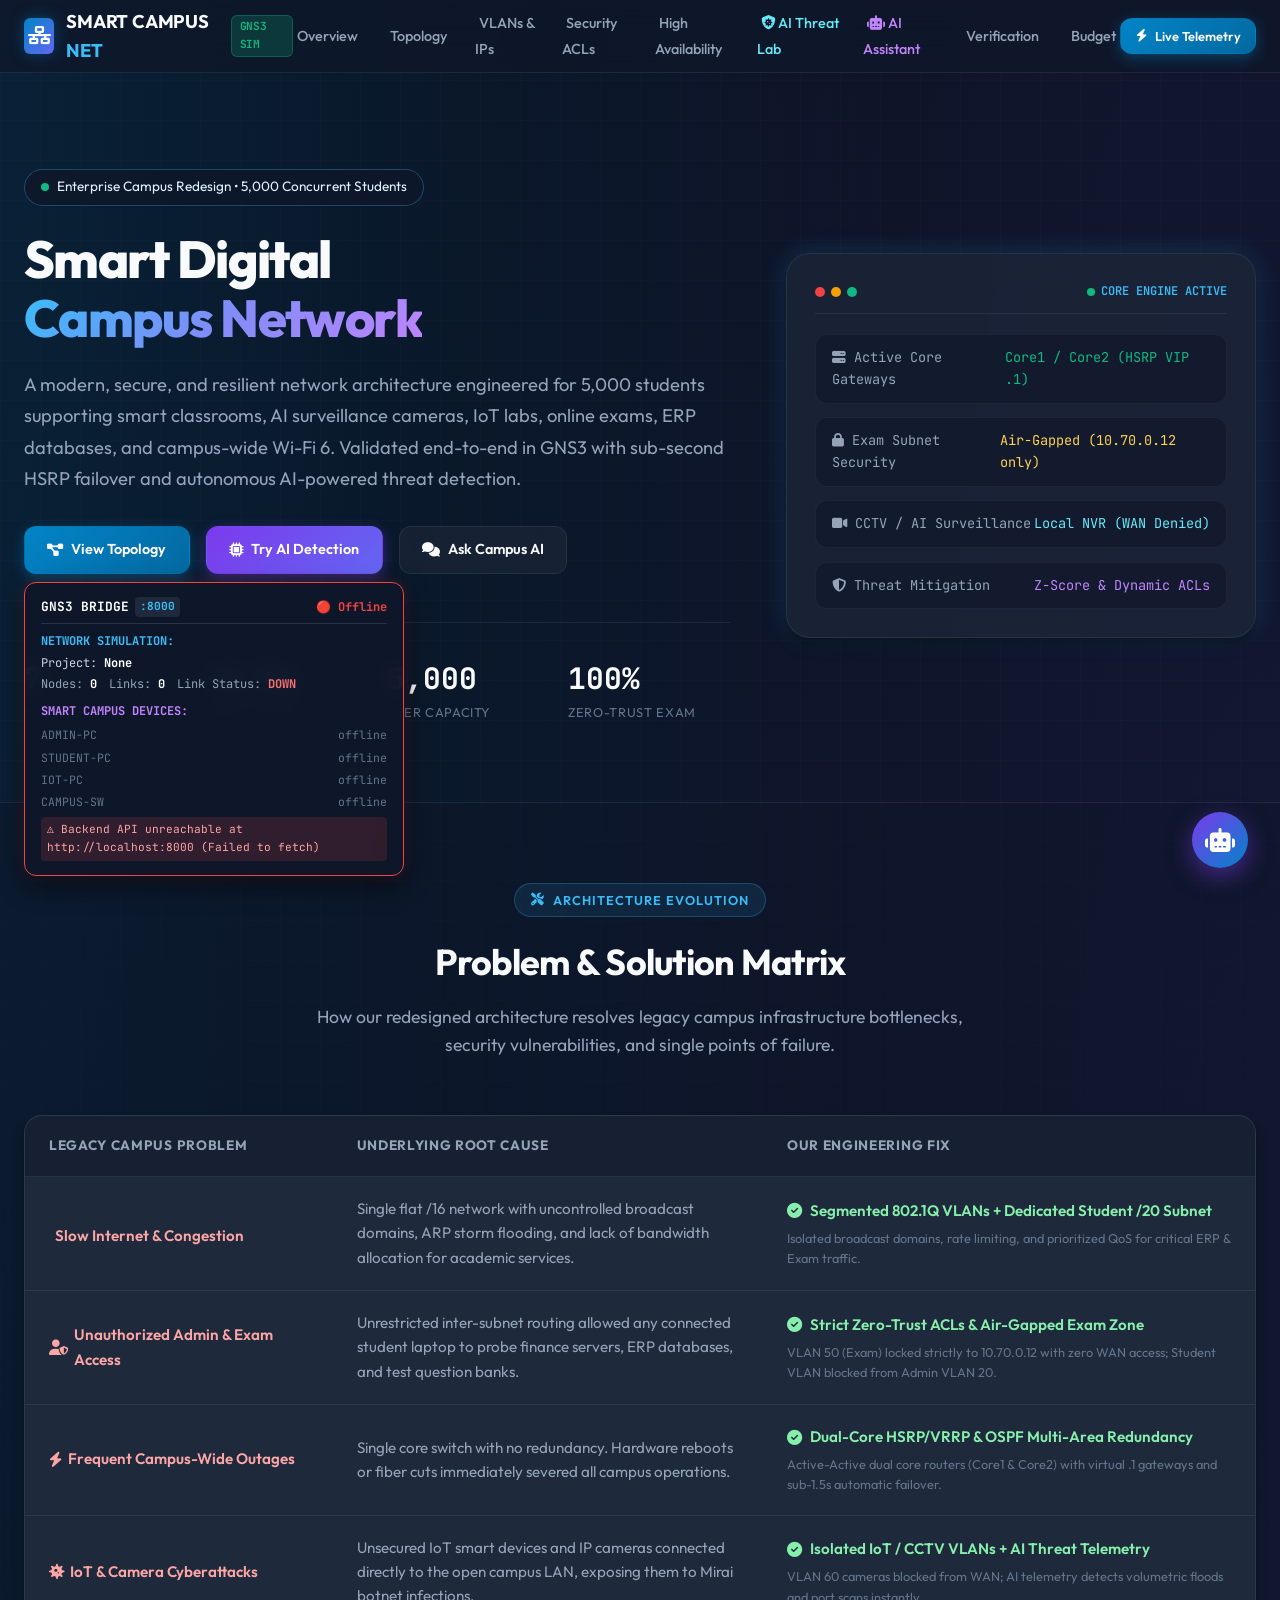
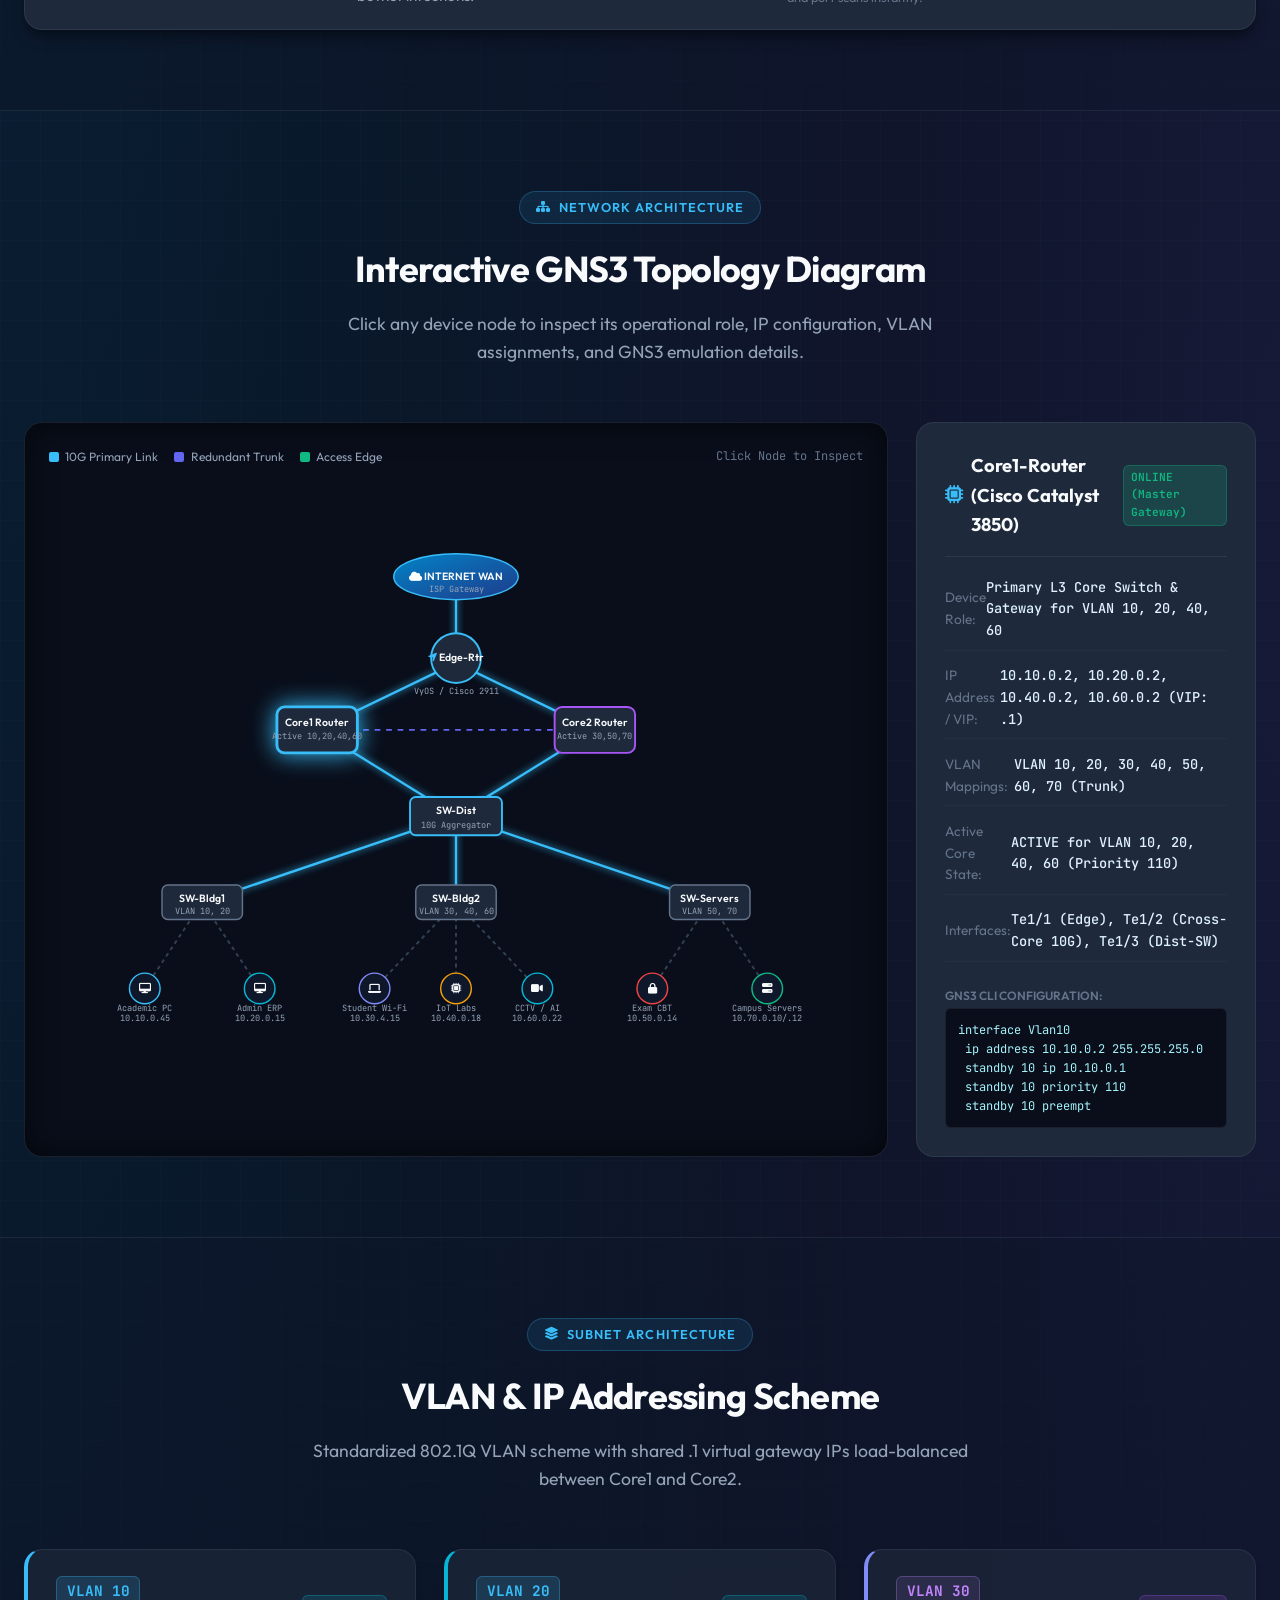
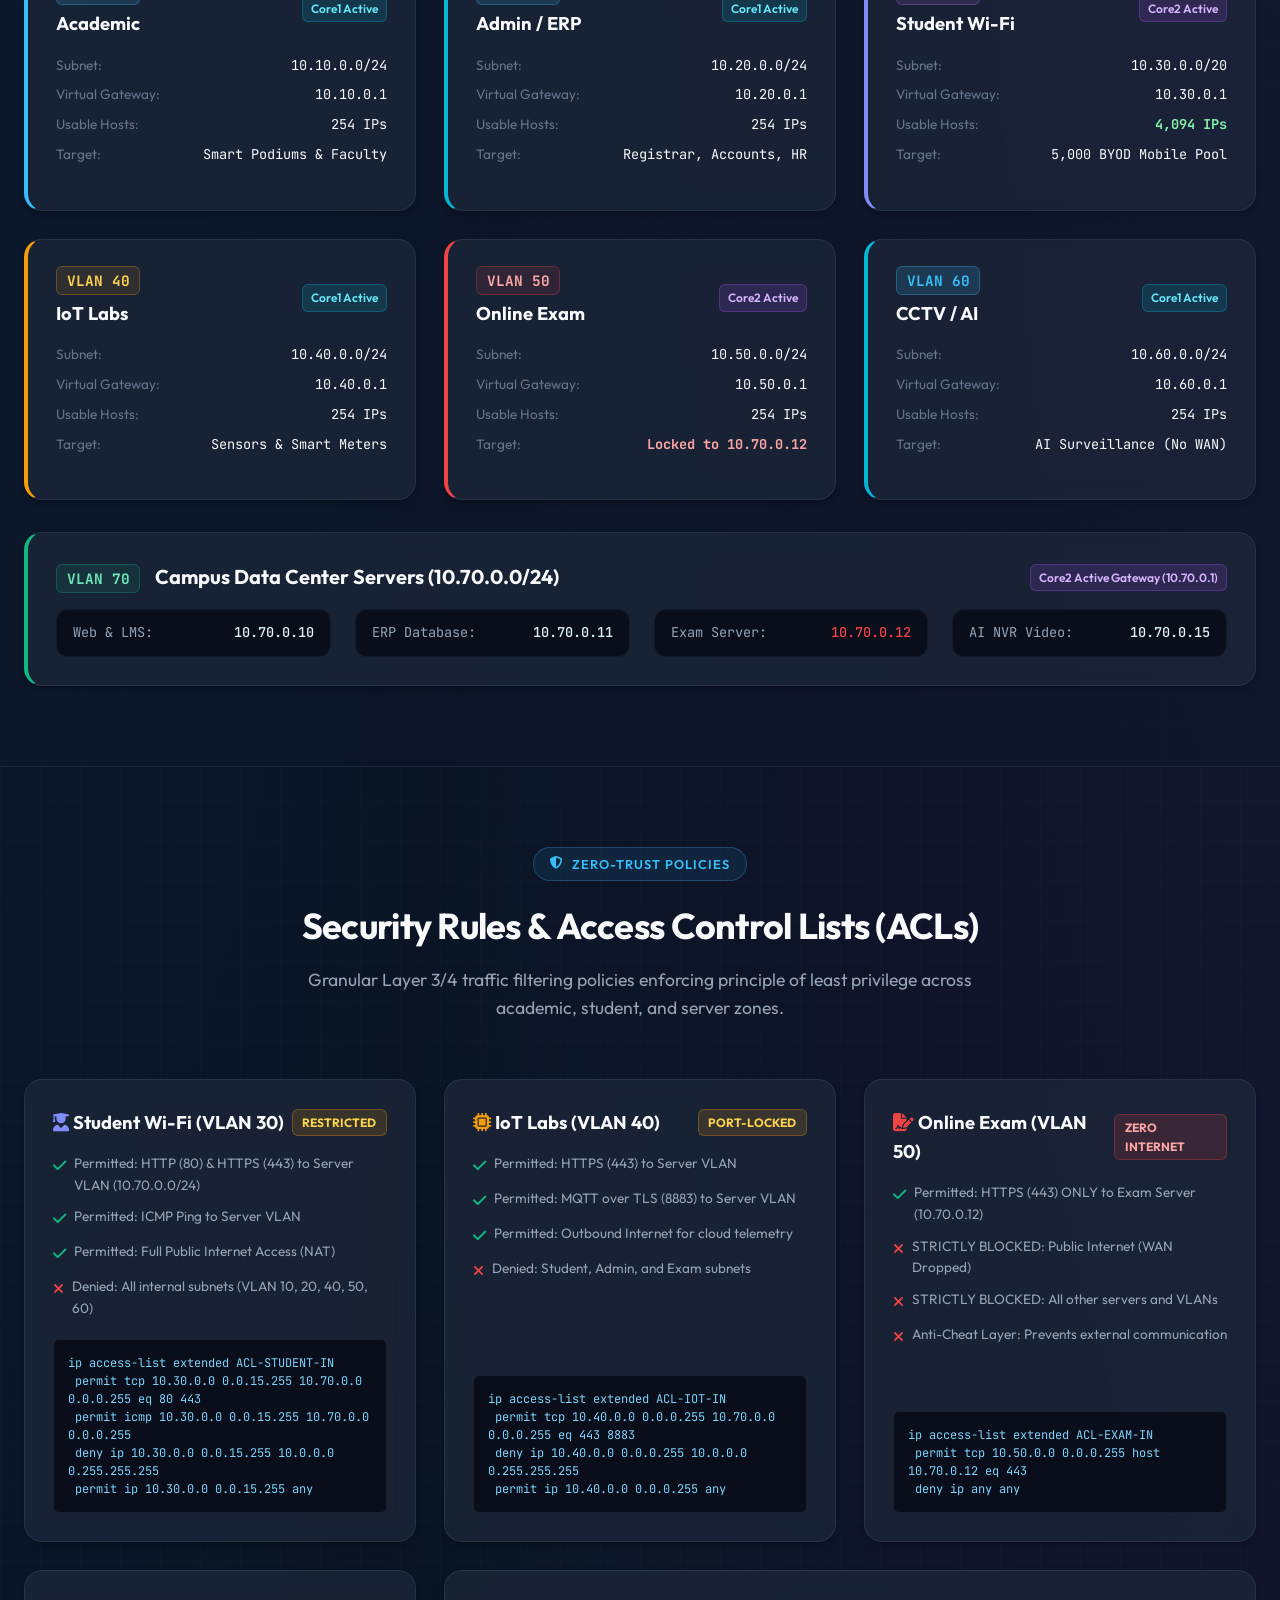
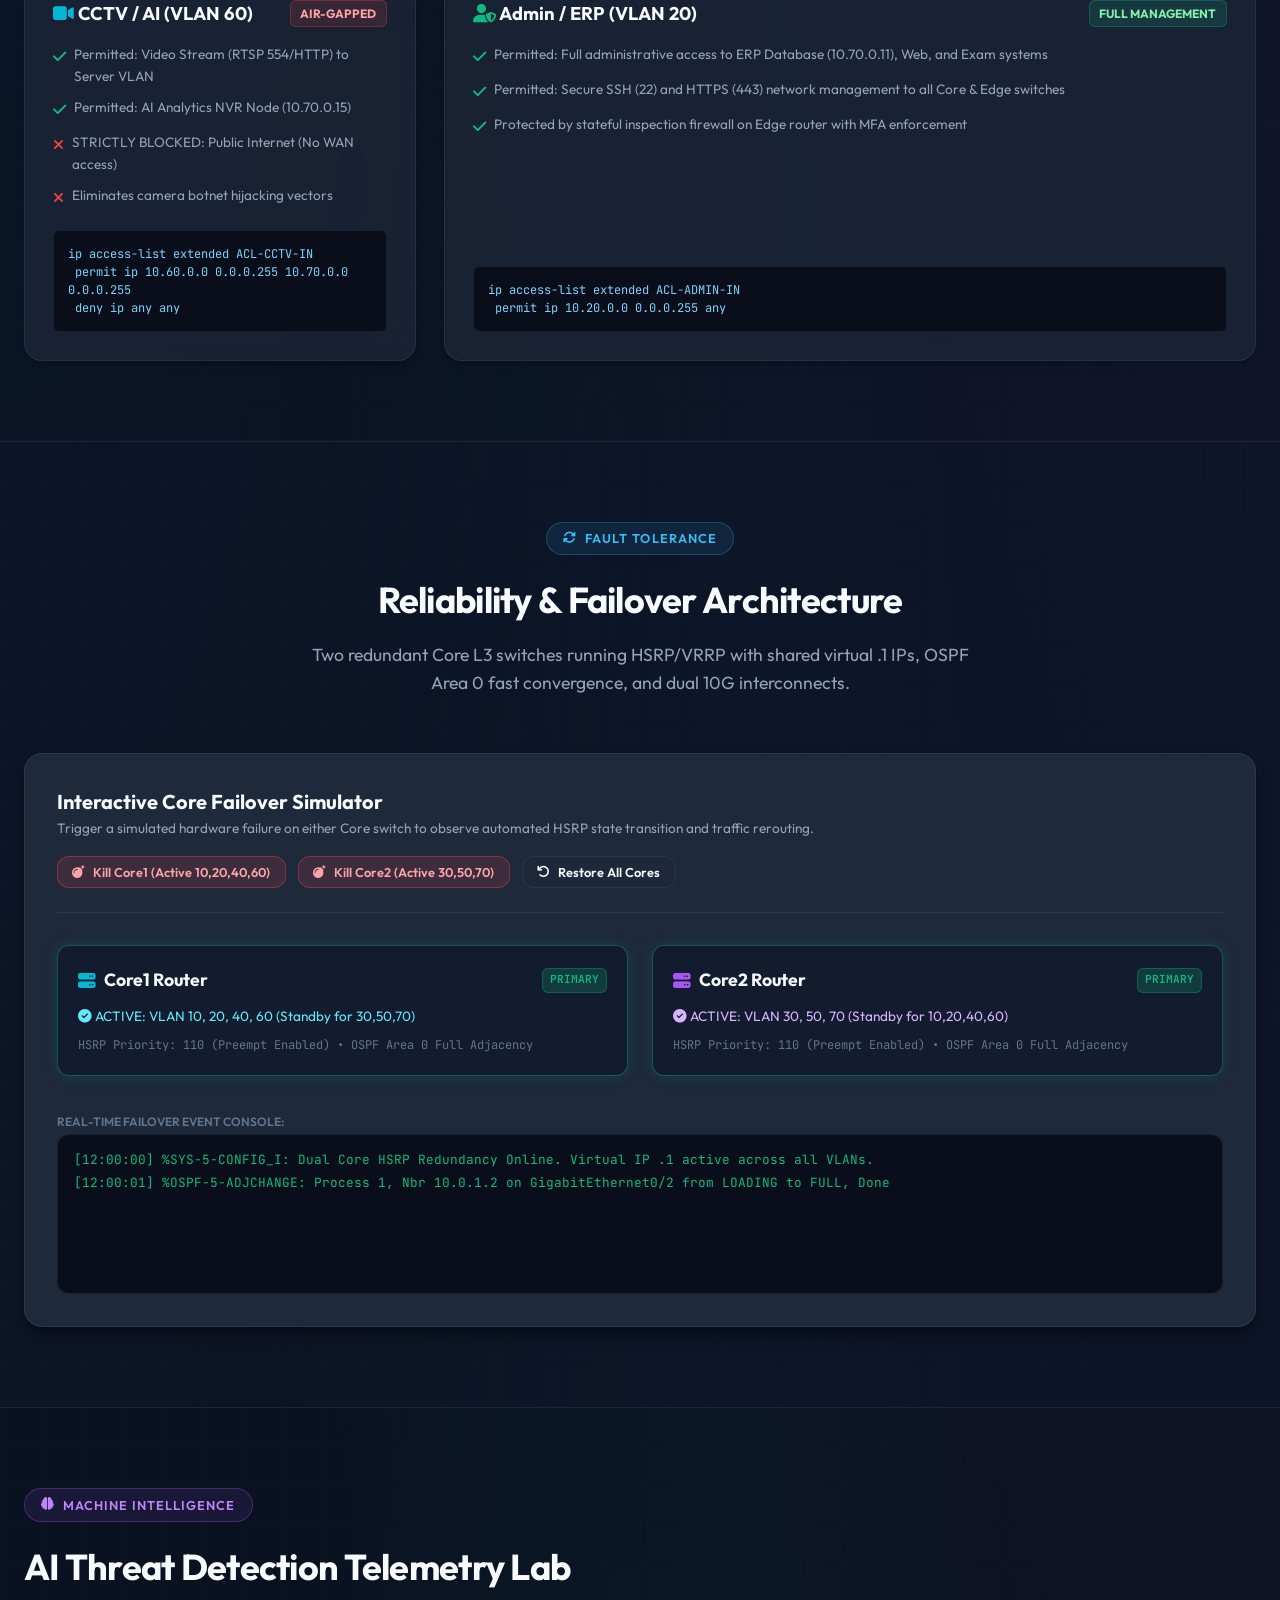
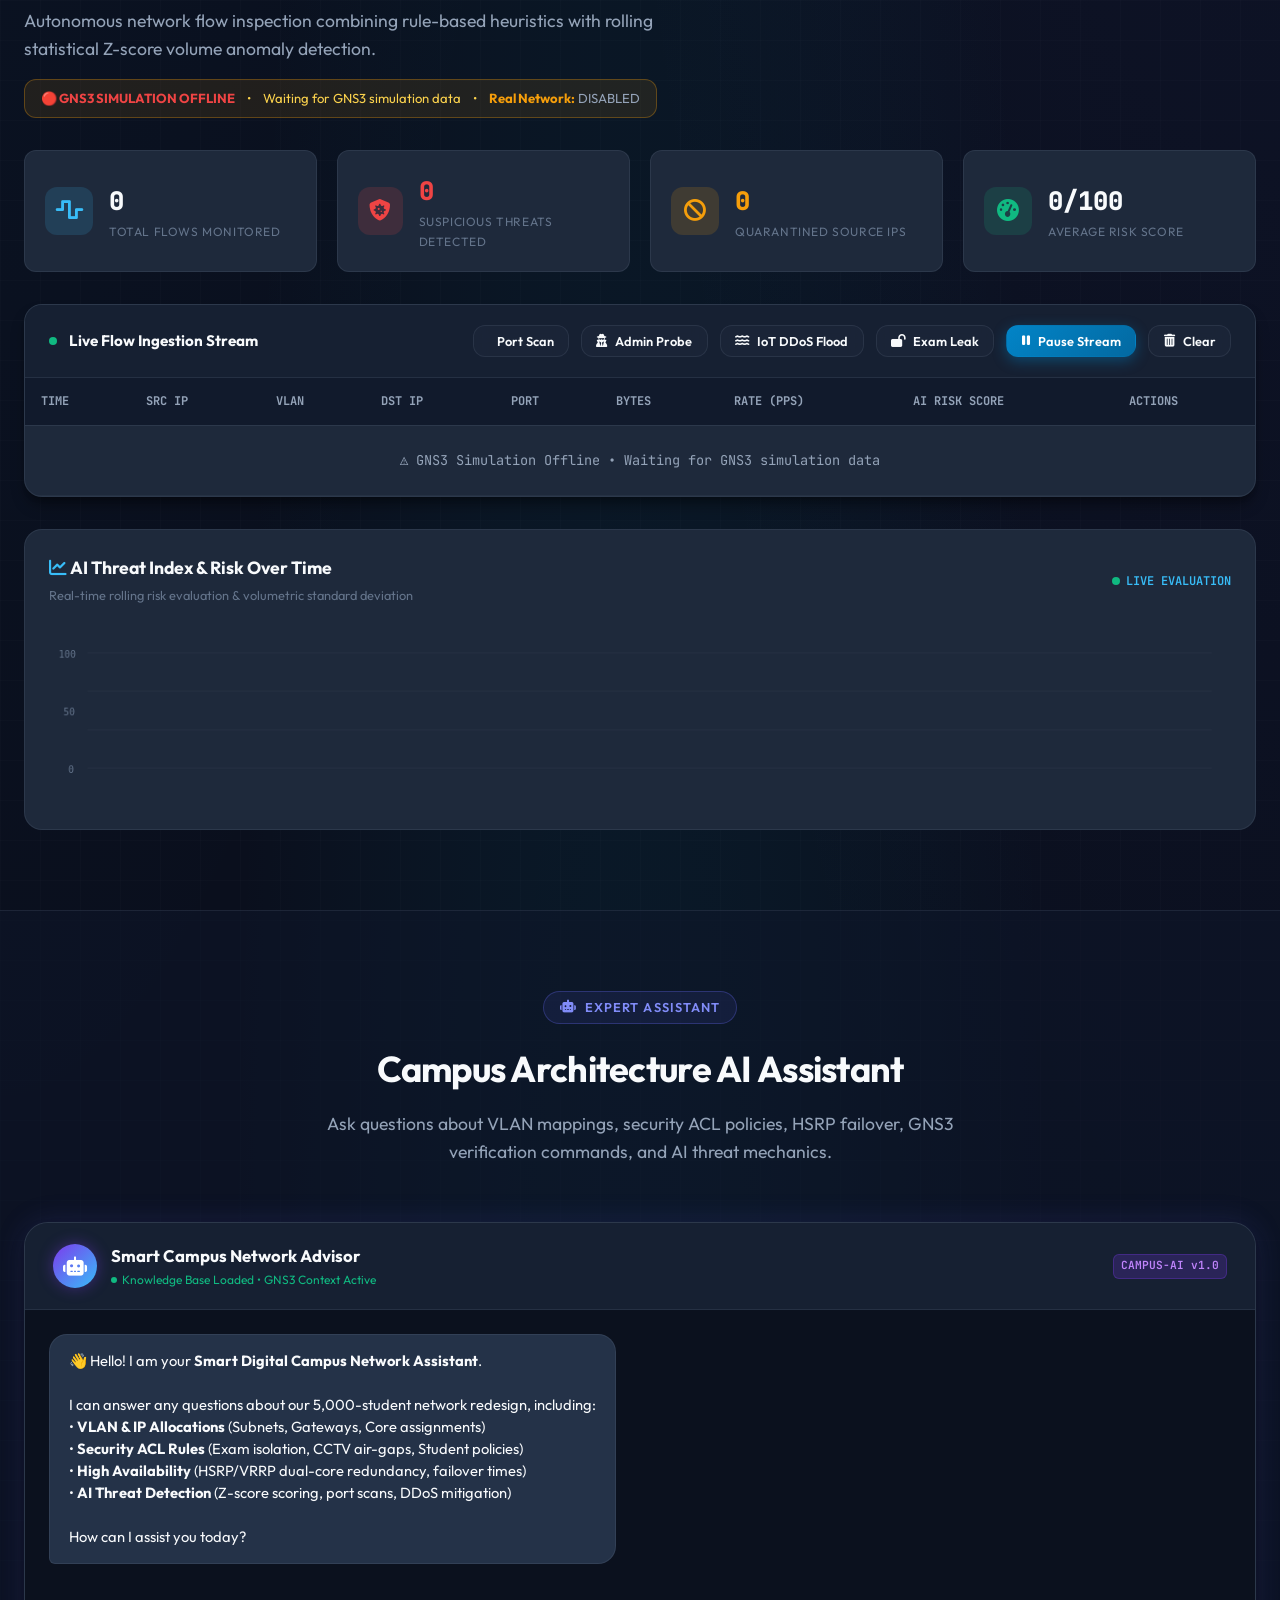
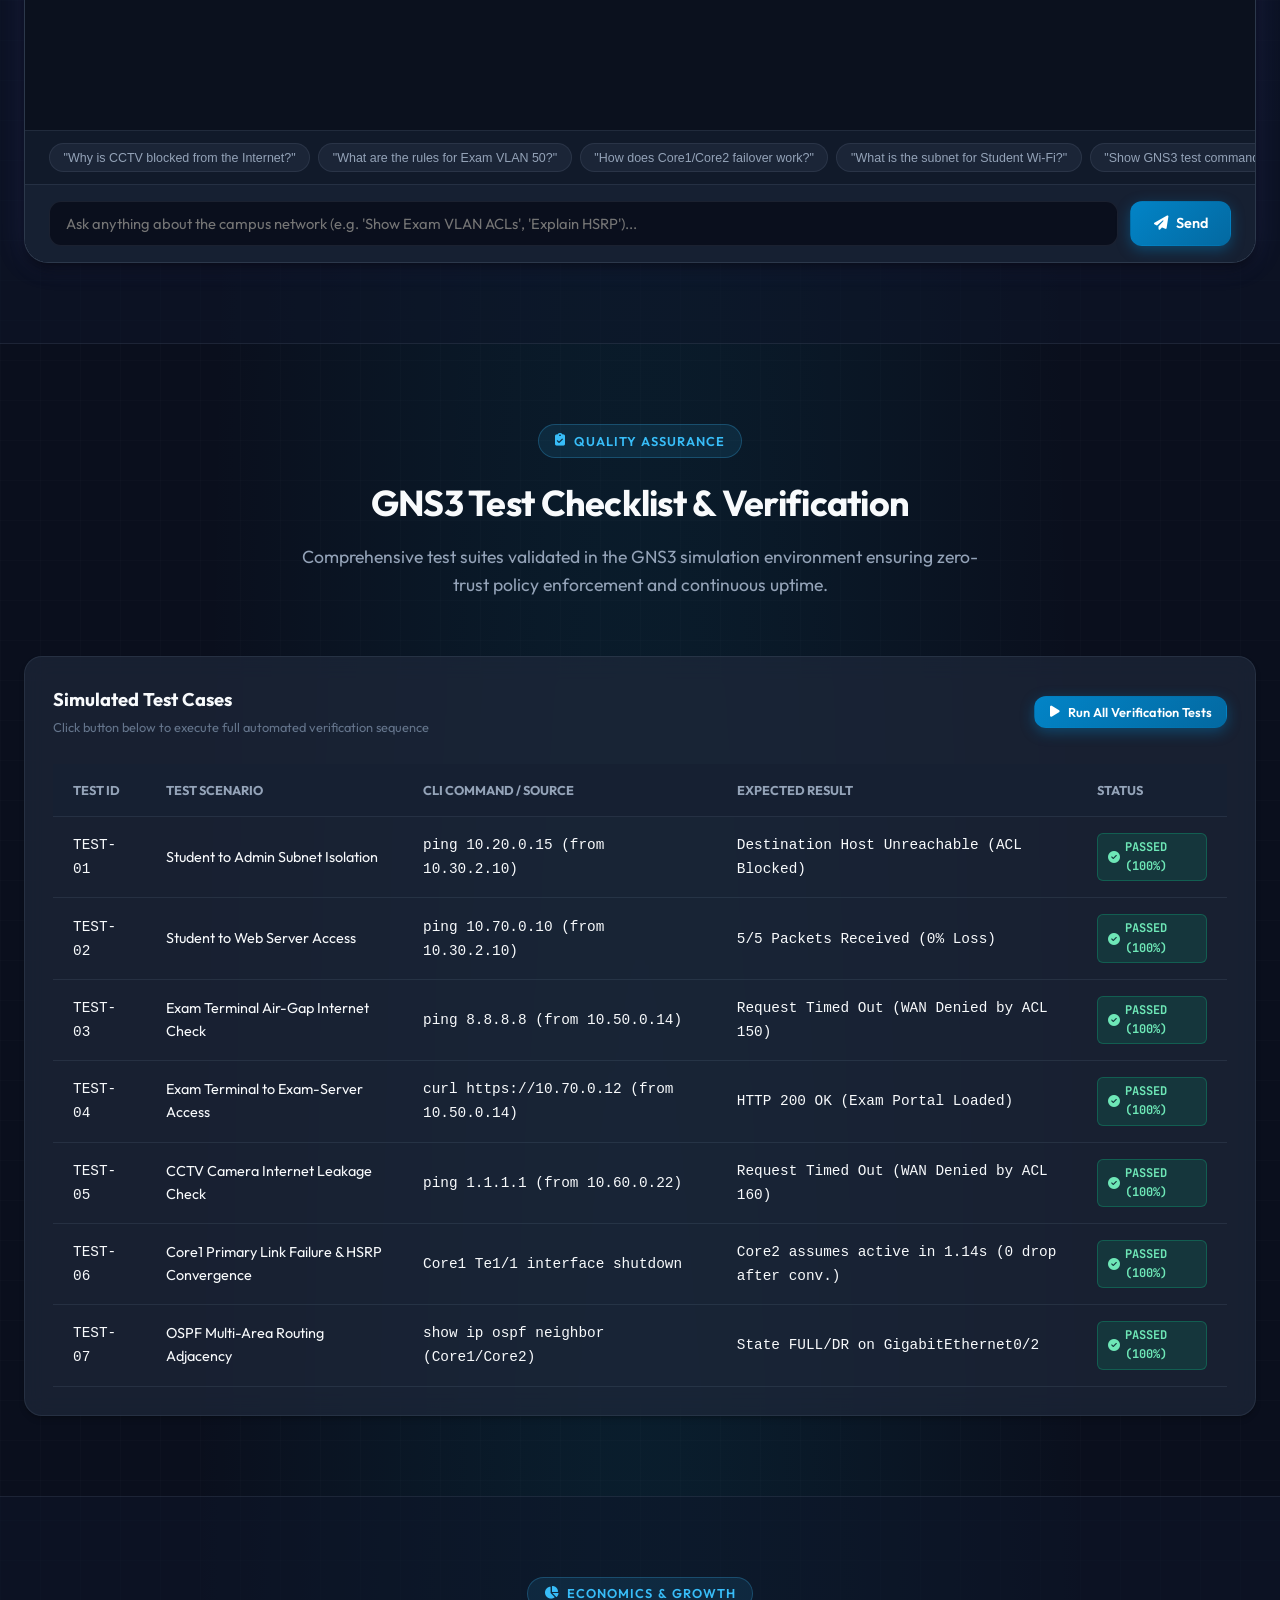
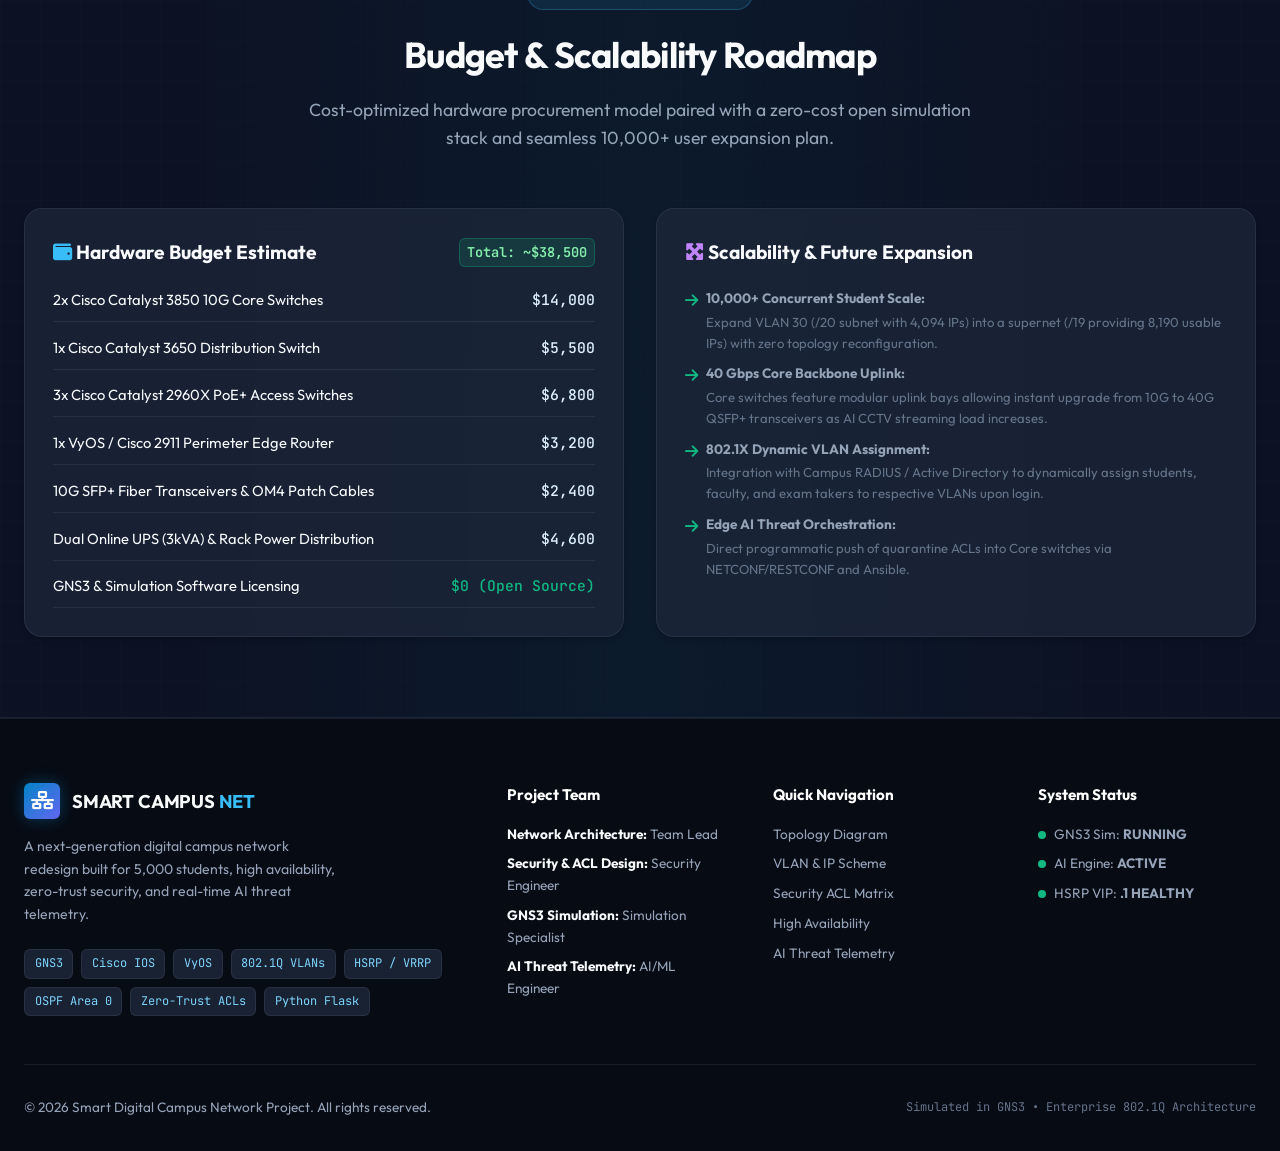
<file: index.html>
<!DOCTYPE html>
<html lang="en">
<head>
  <meta charset="UTF-8">
  <meta name="viewport" content="width=device-width, initial-scale=1.0">
  <title>Smart Digital Campus Network | Enterprise Redesign & AI Threat Detection</title>
  <meta name="description" content="A comprehensive enterprise redesign of a 5,000-student smart campus network featuring dual-core HSRP redundancy, zero-trust VLAN isolation, GNS3 simulation, and AI-based real-time threat detection.">
  
  <!-- Google Fonts & Font Awesome Icons -->
  <link rel="preconnect" href="https://fonts.googleapis.com">
  <link rel="preconnect" href="https://fonts.gstatic.com" crossorigin>
  <link href="https://fonts.googleapis.com/css2?family=Inter:wght@300;400;500;600;700;800&family=JetBrains+Mono:wght@400;500;700&family=Outfit:wght@500;600;700;800&display=swap" rel="stylesheet">
  <link rel="stylesheet" href="https://cdnjs.cloudflare.com/ajax/libs/font-awesome/6.4.0/css/all.min.css">
  
  <!-- Main Stylesheet -->
  <link rel="stylesheet" href="css/styles.css">
</head>
<body>

  <!-- Site Header & Sticky Navbar -->
  <header class="site-header">
    <div class="container nav-container">
      <a href="#hero" class="brand-logo">
        <div class="brand-icon">
          <i class="fas fa-network-wired"></i>
        </div>
        <span>SMART CAMPUS <span style="color: var(--color-primary-light);">NET</span></span>
        <span class="brand-badge">GNS3 SIM</span>
      </a>

      <nav>
        <ul class="nav-menu" id="navMenu">
          <li><a href="#problem-solution" class="nav-link">Overview</a></li>
          <li><a href="#topology" class="nav-link">Topology</a></li>
          <li><a href="#vlans" class="nav-link">VLANs & IPs</a></li>
          <li><a href="#security" class="nav-link">Security ACLs</a></li>
          <li><a href="#redundancy" class="nav-link">High Availability</a></li>
          <li><a href="#ai-threat-detection" class="nav-link" style="color: #67e8f9;"><i class="fas fa-shield-virus"></i> AI Threat Lab</a></li>
          <li><a href="#ai-assistant" class="nav-link" style="color: #c084fc;"><i class="fas fa-robot"></i> AI Assistant</a></li>
          <li><a href="#verification" class="nav-link">Verification</a></li>
          <li><a href="#budget" class="nav-link">Budget</a></li>
        </ul>
      </nav>

      <div class="nav-actions">
        <a href="#ai-threat-detection" class="btn btn-sm btn-primary">
          <i class="fas fa-bolt"></i> Live Telemetry
        </a>
        <button class="mobile-toggle" id="mobileToggle" aria-label="Toggle Navigation">
          <i class="fas fa-bars"></i>
        </button>
      </div>
    </div>
  </header>

  <!-- Section 1: Hero Section -->
  <section class="hero" id="hero">
    <div class="container hero-grid">
      <div class="hero-content">
        <div class="hero-pill">
          <span class="pulse-dot"></span>
          <span>Enterprise Campus Redesign &bull; 5,000 Concurrent Students</span>
        </div>
        
        <h1 class="hero-title">
          Smart Digital <br>
          <span class="gradient-text">Campus Network</span>
        </h1>
        
        <p class="hero-desc">
          A modern, secure, and resilient network architecture engineered for 5,000 students supporting smart classrooms, AI surveillance cameras, IoT labs, online exams, ERP databases, and campus-wide Wi-Fi 6. Validated end-to-end in GNS3 with sub-second HSRP failover and autonomous AI-powered threat detection.
        </p>

        <div class="hero-cta">
          <a href="#topology" class="btn btn-primary">
            <i class="fas fa-project-diagram"></i> View Topology
          </a>
          <a href="#ai-threat-detection" class="btn btn-ai">
            <i class="fas fa-microchip"></i> Try AI Detection
          </a>
          <a href="#ai-assistant" class="btn btn-outline">
            <i class="fas fa-comments"></i> Ask Campus AI
          </a>
        </div>

        <div class="hero-stats">
          <div class="stat-item">
            <span class="stat-value">7</span>
            <span class="stat-label">Isolated VLANs</span>
          </div>
          <div class="stat-item">
            <span class="stat-value">&lt;1.5s</span>
            <span class="stat-label">HSRP Failover</span>
          </div>
          <div class="stat-item">
            <span class="stat-value">5,000</span>
            <span class="stat-label">User Capacity</span>
          </div>
          <div class="stat-item">
            <span class="stat-value">100%</span>
            <span class="stat-label">Zero-Trust Exam</span>
          </div>
        </div>
      </div>

      <!-- Hero Visual Card -->
      <div class="hero-visual">
        <div class="hero-card">
          <div class="card-header-bar">
            <div class="terminal-dots">
              <span class="terminal-dot dot-red"></span>
              <span class="terminal-dot dot-yellow"></span>
              <span class="terminal-dot dot-green"></span>
            </div>
            <div class="live-badge">
              <span class="pulse-dot"></span> CORE ENGINE ACTIVE
            </div>
          </div>

          <div class="hero-preview-list">
            <div class="preview-row">
              <span style="color:var(--text-secondary);"><i class="fas fa-server"></i> Active Core Gateways</span>
              <span style="color:var(--status-normal);">Core1 / Core2 (HSRP VIP .1)</span>
            </div>
            <div class="preview-row">
              <span style="color:var(--text-secondary);"><i class="fas fa-lock"></i> Exam Subnet Security</span>
              <span style="color:#fcd34d;">Air-Gapped (10.70.0.12 only)</span>
            </div>
            <div class="preview-row">
              <span style="color:var(--text-secondary);"><i class="fas fa-video"></i> CCTV / AI Surveillance</span>
              <span style="color:#67e8f9;">Local NVR (WAN Denied)</span>
            </div>
            <div class="preview-row">
              <span style="color:var(--text-secondary);"><i class="fas fa-shield-alt"></i> Threat Mitigation</span>
              <span style="color:#c084fc;">Z-Score &amp; Dynamic ACLs</span>
            </div>
          </div>
        </div>
      </div>
    </div>
  </section>

  <!-- Section 2: Problem & Solution -->
  <section class="section section-alt" id="problem-solution">
    <div class="container">
      <div class="section-header">
        <span class="section-tag"><i class="fas fa-tools"></i> Architecture Evolution</span>
        <h2 class="section-title">Problem &amp; Solution Matrix</h2>
        <p class="section-subtitle">
          How our redesigned architecture resolves legacy campus infrastructure bottlenecks, security vulnerabilities, and single points of failure.
        </p>
      </div>

      <div class="comparison-table-wrapper">
        <table class="comparison-table">
          <thead>
            <tr>
              <th style="width: 25%;">Legacy Campus Problem</th>
              <th style="width: 35%;">Underlying Root Cause</th>
              <th style="width: 40%;">Our Engineering Fix</th>
            </tr>
          </thead>
          <tbody>
            <tr>
              <td>
                <div class="problem-badge">
                  <i class="fas fa-wifi-slash"></i> Slow Internet &amp; Congestion
                </div>
              </td>
              <td class="cause-text">
                Single flat /16 network with uncontrolled broadcast domains, ARP storm flooding, and lack of bandwidth allocation for academic services.
              </td>
              <td>
                <div class="solution-badge">
                  <i class="fas fa-check-circle"></i> Segmented 802.1Q VLANs + Dedicated Student /20 Subnet
                </div>
                <p style="font-size: 0.8rem; color: var(--text-muted); margin-top: 0.25rem;">
                  Isolated broadcast domains, rate limiting, and prioritized QoS for critical ERP &amp; Exam traffic.
                </p>
              </td>
            </tr>
            <tr>
              <td>
                <div class="problem-badge">
                  <i class="fas fa-user-shield"></i> Unauthorized Admin &amp; Exam Access
                </div>
              </td>
              <td class="cause-text">
                Unrestricted inter-subnet routing allowed any connected student laptop to probe finance servers, ERP databases, and test question banks.
              </td>
              <td>
                <div class="solution-badge">
                  <i class="fas fa-check-circle"></i> Strict Zero-Trust ACLs &amp; Air-Gapped Exam Zone
                </div>
                <p style="font-size: 0.8rem; color: var(--text-muted); margin-top: 0.25rem;">
                  VLAN 50 (Exam) locked strictly to 10.70.0.12 with zero WAN access; Student VLAN blocked from Admin VLAN 20.
                </p>
              </td>
            </tr>
            <tr>
              <td>
                <div class="problem-badge">
                  <i class="fas fa-bolt"></i> Frequent Campus-Wide Outages
                </div>
              </td>
              <td class="cause-text">
                Single core switch with no redundancy. Hardware reboots or fiber cuts immediately severed all campus operations.
              </td>
              <td>
                <div class="solution-badge">
                  <i class="fas fa-check-circle"></i> Dual-Core HSRP/VRRP &amp; OSPF Multi-Area Redundancy
                </div>
                <p style="font-size: 0.8rem; color: var(--text-muted); margin-top: 0.25rem;">
                  Active-Active dual core routers (Core1 &amp; Core2) with virtual .1 gateways and sub-1.5s automatic failover.
                </p>
              </td>
            </tr>
            <tr>
              <td>
                <div class="problem-badge">
                  <i class="fas fa-virus"></i> IoT &amp; Camera Cyberattacks
                </div>
              </td>
              <td class="cause-text">
                Unsecured IoT smart devices and IP cameras connected directly to the open campus LAN, exposing them to Mirai botnet infections.
              </td>
              <td>
                <div class="solution-badge">
                  <i class="fas fa-check-circle"></i> Isolated IoT / CCTV VLANs + AI Threat Telemetry
                </div>
                <p style="font-size: 0.8rem; color: var(--text-muted); margin-top: 0.25rem;">
                  VLAN 60 cameras blocked from WAN; AI telemetry detects volumetric floods and port scans instantly.
                </p>
              </td>
            </tr>
          </tbody>
        </table>
      </div>
    </div>
  </section>

  <!-- Section 3: Interactive Topology Diagram (SVG) -->
  <section class="section" id="topology">
    <div class="container">
      <div class="section-header">
        <span class="section-tag"><i class="fas fa-sitemap"></i> Network Architecture</span>
        <h2 class="section-title">Interactive GNS3 Topology Diagram</h2>
        <p class="section-subtitle">
          Click any device node to inspect its operational role, IP configuration, VLAN assignments, and GNS3 emulation details.
        </p>
      </div>

      <div class="topology-container">
        <!-- SVG Canvas Area -->
        <div class="svg-viewport">
          <div class="topology-controls">
            <div class="topology-legend">
              <div class="legend-item"><span class="legend-color" style="background:#38bdf8;"></span> 10G Primary Link</div>
              <div class="legend-item"><span class="legend-color" style="background:#6366f1;"></span> Redundant Trunk</div>
              <div class="legend-item"><span class="legend-color" style="background:#10b981;"></span> Access Edge</div>
            </div>
            <span style="font-size:0.75rem; color:var(--text-muted); font-family:var(--font-mono);">Click Node to Inspect</span>
          </div>

          <!-- Scalable Vector Graphics Diagram -->
          <svg class="network-svg" viewBox="0 0 850 560" preserveAspectRatio="xMidYMid meet">
            <defs>
              <linearGradient id="cloudGrad" x1="0%" y1="0%" x2="100%" y2="100%">
                <stop offset="0%" stop-color="#0284c7" />
                <stop offset="100%" stop-color="#1e3a8a" />
              </linearGradient>
              <linearGradient id="coreGrad" x1="0%" y1="0%" x2="100%" y2="100%">
                <stop offset="0%" stop-color="#0f172a" />
                <stop offset="100%" stop-color="#1e293b" />
              </linearGradient>
              <filter id="glow">
                <feGaussianBlur stdDeviation="3" result="coloredBlur"/>
                <feMerge>
                  <feMergeNode in="coloredBlur"/>
                  <feMergeNode in="SourceGraphic"/>
                </feMerge>
              </filter>
            </defs>

            <!-- Topology Connecting Links -->
            <!-- Internet to Edge -->
            <line x1="425" y1="50" x2="425" y2="110" class="svg-link active-link" />
            
            <!-- Edge to Core1 & Core2 -->
            <line id="link-edge-core1" x1="425" y1="130" x2="280" y2="200" class="svg-link active-link" />
            <line id="link-edge-core2" x1="425" y1="130" x2="570" y2="200" class="svg-link active-link" />
            
            <!-- Cross-Core Heartbeat Link (HSRP & OSPF) -->
            <line x1="280" y1="200" x2="570" y2="200" class="svg-link redundant-link" stroke-dasharray="6,6" />
            
            <!-- Core to SW-Dist -->
            <line x1="280" y1="200" x2="425" y2="290" class="svg-link active-link" />
            <line x1="570" y1="200" x2="425" y2="290" class="svg-link active-link" />

            <!-- SW-Dist to Access Switches -->
            <line x1="425" y1="290" x2="160" y2="380" class="svg-link active-link" />
            <line x1="425" y1="290" x2="425" y2="380" class="svg-link active-link" />
            <line x1="425" y1="290" x2="690" y2="380" class="svg-link active-link" />

            <!-- SW-Bldg1 to Endpoints -->
            <line x1="160" y1="380" x2="100" y2="470" class="svg-link" />
            <line x1="160" y1="380" x2="220" y2="470" class="svg-link" />

            <!-- SW-Bldg2 to Endpoints -->
            <line x1="425" y1="380" x2="340" y2="470" class="svg-link" />
            <line x1="425" y1="380" x2="425" y2="470" class="svg-link" />
            <line x1="425" y1="380" x2="510" y2="470" class="svg-link" />

            <!-- SW-Servers to Endpoints -->
            <line x1="690" y1="380" x2="630" y2="470" class="svg-link" />
            <line x1="690" y1="380" x2="750" y2="470" class="svg-link" />

            <!-- NODES -->
            
            <!-- 1. Internet Cloud -->
            <g class="svg-node" data-device="internet" transform="translate(425, 40)">
              <ellipse cx="0" cy="0" rx="65" ry="24" fill="url(#cloudGrad)" stroke="#38bdf8" stroke-width="1.5" />
              <text class="node-label" y="3"><tspan font-family="FontAwesome" fill="#fff">&#xf0c2; </tspan> INTERNET WAN</text>
              <text class="node-sublabel" y="16">ISP Gateway</text>
            </g>

            <!-- 2. Edge Router -->
            <g class="svg-node" data-device="edge-router" transform="translate(425, 125)">
              <circle cx="0" cy="0" r="26" fill="#1e293b" stroke="#38bdf8" stroke-width="2" />
              <text class="node-label" y="3"><tspan font-family="FontAwesome" fill="#38bdf8">&#xf124; </tspan> Edge-Rtr</text>
              <text class="node-sublabel" y="38">VyOS / Cisco 2911</text>
            </g>

            <!-- 3. Core 1 Router (Active 10,20,40,60) -->
            <g class="svg-node" data-device="core1" transform="translate(280, 200)">
              <rect x="-42" y="-24" width="84" height="48" rx="8" fill="#1e293b" stroke="#06b6d4" stroke-width="2" />
              <text class="node-label" y="-4">Core1 Router</text>
              <text class="node-sublabel" y="10" fill="#67e8f9">Active 10,20,40,60</text>
            </g>

            <!-- 4. Core 2 Router (Active 30,50,70) -->
            <g class="svg-node" data-device="core2" transform="translate(570, 200)">
              <rect x="-42" y="-24" width="84" height="48" rx="8" fill="#1e293b" stroke="#a855f7" stroke-width="2" />
              <text class="node-label" y="-4">Core2 Router</text>
              <text class="node-sublabel" y="10" fill="#d8b4fe">Active 30,50,70</text>
            </g>

            <!-- 5. SW-Dist -->
            <g class="svg-node" data-device="sw-dist" transform="translate(425, 290)">
              <rect x="-48" y="-20" width="96" height="40" rx="6" fill="#1e293b" stroke="#38bdf8" stroke-width="2" />
              <text class="node-label" y="-2">SW-Dist</text>
              <text class="node-sublabel" y="12">10G Aggregator</text>
            </g>

            <!-- 6. SW-Bldg1 (Academic/Admin) -->
            <g class="svg-node" data-device="sw-bldg1" transform="translate(160, 380)">
              <rect x="-42" y="-18" width="84" height="36" rx="6" fill="#1e293b" stroke="#64748b" stroke-width="1.5" />
              <text class="node-label" y="0">SW-Bldg1</text>
              <text class="node-sublabel" y="12">VLAN 10, 20</text>
            </g>

            <!-- 7. SW-Bldg2 (Student/IoT/CCTV) -->
            <g class="svg-node" data-device="sw-bldg2" transform="translate(425, 380)">
              <rect x="-42" y="-18" width="84" height="36" rx="6" fill="#1e293b" stroke="#64748b" stroke-width="1.5" />
              <text class="node-label" y="0">SW-Bldg2</text>
              <text class="node-sublabel" y="12">VLAN 30, 40, 60</text>
            </g>

            <!-- 8. SW-Servers (Data Center) -->
            <g class="svg-node" data-device="sw-servers" transform="translate(690, 380)">
              <rect x="-42" y="-18" width="84" height="36" rx="6" fill="#1e293b" stroke="#64748b" stroke-width="1.5" />
              <text class="node-label" y="0">SW-Servers</text>
              <text class="node-sublabel" y="12">VLAN 50, 70</text>
            </g>

            <!-- Endpoints Layer -->
            <!-- Host: Academic PC -->
            <g class="svg-node" data-device="host-academic" transform="translate(100, 470)">
              <circle cx="0" cy="0" r="16" fill="#0f172a" stroke="#38bdf8" stroke-width="1.5" />
              <text class="node-label" y="4" font-size="10"><tspan font-family="FontAwesome">&#xf108;</tspan></text>
              <text class="node-sublabel" y="24">Academic PC</text>
              <text class="node-sublabel" y="34">10.10.0.45</text>
            </g>

            <!-- Host: Admin PC -->
            <g class="svg-node" data-device="host-admin" transform="translate(220, 470)">
              <circle cx="0" cy="0" r="16" fill="#0f172a" stroke="#06b6d4" stroke-width="1.5" />
              <text class="node-label" y="4" font-size="10"><tspan font-family="FontAwesome">&#xf108;</tspan></text>
              <text class="node-sublabel" y="24">Admin ERP</text>
              <text class="node-sublabel" y="34">10.20.0.15</text>
            </g>

            <!-- Host: Student Laptop -->
            <g class="svg-node" data-device="host-student" transform="translate(340, 470)">
              <circle cx="0" cy="0" r="16" fill="#0f172a" stroke="#818cf8" stroke-width="1.5" />
              <text class="node-label" y="4" font-size="10"><tspan font-family="FontAwesome">&#xf109;</tspan></text>
              <text class="node-sublabel" y="24">Student Wi-Fi</text>
              <text class="node-sublabel" y="34">10.30.4.15</text>
            </g>

            <!-- Host: IoT Sensor -->
            <g class="svg-node" data-device="host-iot" transform="translate(425, 470)">
              <circle cx="0" cy="0" r="16" fill="#0f172a" stroke="#f59e0b" stroke-width="1.5" />
              <text class="node-label" y="4" font-size="10"><tspan font-family="FontAwesome">&#xf2db;</tspan></text>
              <text class="node-sublabel" y="24">IoT Labs</text>
              <text class="node-sublabel" y="34">10.40.0.18</text>
            </g>

            <!-- Host: CCTV AI -->
            <g class="svg-node" data-device="host-cctv" transform="translate(510, 470)">
              <circle cx="0" cy="0" r="16" fill="#0f172a" stroke="#06b6d4" stroke-width="1.5" />
              <text class="node-label" y="4" font-size="10"><tspan font-family="FontAwesome">&#xf03d;</tspan></text>
              <text class="node-sublabel" y="24">CCTV / AI</text>
              <text class="node-sublabel" y="34">10.60.0.22</text>
            </g>

            <!-- Host: Exam PC -->
            <g class="svg-node" data-device="host-exam" transform="translate(630, 470)">
              <circle cx="0" cy="0" r="16" fill="#0f172a" stroke="#ef4444" stroke-width="1.5" />
              <text class="node-label" y="4" font-size="10"><tspan font-family="FontAwesome">&#xf023;</tspan></text>
              <text class="node-sublabel" y="24">Exam CBT</text>
              <text class="node-sublabel" y="34">10.50.0.14</text>
            </g>

            <!-- Host: Servers -->
            <g class="svg-node" data-device="host-server" transform="translate(750, 470)">
              <circle cx="0" cy="0" r="16" fill="#0f172a" stroke="#10b981" stroke-width="1.5" />
              <text class="node-label" y="4" font-size="10"><tspan font-family="FontAwesome">&#xf233;</tspan></text>
              <text class="node-sublabel" y="24">Campus Servers</text>
              <text class="node-sublabel" y="34">10.70.0.10/.12</text>
            </g>
          </svg>
        </div>

        <!-- Device Inspector Side Panel -->
        <div class="device-panel" id="deviceInspectorPanel">
          <div class="panel-header">
            <h3 class="panel-title">
              <i class="fas fa-microchip" style="color:var(--color-primary-light);"></i>
              <span id="inspectorDevName">Core1-Router</span>
            </h3>
            <span class="brand-badge" id="inspectorDevStatus">ONLINE</span>
          </div>

          <div class="device-prop-list">
            <div class="prop-row">
              <span class="prop-label">Device Role:</span>
              <span class="prop-val" id="inspectorDevRole">Primary L3 Gateway</span>
            </div>
            <div class="prop-row">
              <span class="prop-label">IP Address / VIP:</span>
              <span class="prop-val" id="inspectorDevIP">10.10.0.2 (VIP: .1)</span>
            </div>
            <div class="prop-row">
              <span class="prop-label">VLAN Mappings:</span>
              <span class="prop-val" id="inspectorDevVlan">10, 20, 30, 40, 50, 60, 70</span>
            </div>
            <div class="prop-row">
              <span class="prop-label">Active Core State:</span>
              <span class="prop-val" id="inspectorDevCore">Active for 10,20,40,60</span>
            </div>
            <div class="prop-row">
              <span class="prop-label">Interfaces:</span>
              <span class="prop-val" id="inspectorDevIface">Te1/1, Te1/2, Te1/3</span>
            </div>
          </div>

          <div>
            <span style="font-size:0.75rem; color:var(--text-muted); font-weight:600; text-transform:uppercase;">GNS3 CLI Configuration:</span>
            <div class="device-cli-preview" id="inspectorDevCLI">! Cisco HSRP Configuration
interface Vlan10
 ip address 10.10.0.2 255.255.255.0
 standby 10 ip 10.10.0.1
 standby 10 priority 110
 standby 10 preempt</div>
          </div>
        </div>
      </div>
    </div>
  </section>

  <!-- Section 4: VLAN & IP Scheme Table -->
  <section class="section section-alt" id="vlans">
    <div class="container">
      <div class="section-header">
        <span class="section-tag"><i class="fas fa-layer-group"></i> Subnet Architecture</span>
        <h2 class="section-title">VLAN &amp; IP Addressing Scheme</h2>
        <p class="section-subtitle">
          Standardized 802.1Q VLAN scheme with shared .1 virtual gateway IPs load-balanced between Core1 and Core2.
        </p>
      </div>

      <div class="grid-3" style="margin-bottom: 2rem;">
        <!-- VLAN 10 -->
        <div class="glass-card vlan-card" style="border-left-color: #38bdf8;">
          <div class="vlan-header">
            <div>
              <span class="vlan-id-badge">VLAN 10</span>
              <h3 style="font-size: 1.15rem; margin-top: 0.35rem;">Academic</h3>
            </div>
            <span class="vlan-active-core core1-active">Core1 Active</span>
          </div>
          <div class="vlan-props">
            <div class="vlan-prop"><span>Subnet:</span><span>10.10.0.0/24</span></div>
            <div class="vlan-prop"><span>Virtual Gateway:</span><span>10.10.0.1</span></div>
            <div class="vlan-prop"><span>Usable Hosts:</span><span>254 IPs</span></div>
            <div class="vlan-prop"><span>Target:</span><span>Smart Podiums &amp; Faculty</span></div>
          </div>
        </div>

        <!-- VLAN 20 -->
        <div class="glass-card vlan-card" style="border-left-color: #06b6d4;">
          <div class="vlan-header">
            <div>
              <span class="vlan-id-badge">VLAN 20</span>
              <h3 style="font-size: 1.15rem; margin-top: 0.35rem;">Admin / ERP</h3>
            </div>
            <span class="vlan-active-core core1-active">Core1 Active</span>
          </div>
          <div class="vlan-props">
            <div class="vlan-prop"><span>Subnet:</span><span>10.20.0.0/24</span></div>
            <div class="vlan-prop"><span>Virtual Gateway:</span><span>10.20.0.1</span></div>
            <div class="vlan-prop"><span>Usable Hosts:</span><span>254 IPs</span></div>
            <div class="vlan-prop"><span>Target:</span><span>Registrar, Accounts, HR</span></div>
          </div>
        </div>

        <!-- VLAN 30 -->
        <div class="glass-card vlan-card" style="border-left-color: #818cf8;">
          <div class="vlan-header">
            <div>
              <span class="vlan-id-badge" style="color:#c084fc; border-color:rgba(192,132,252,0.3); background:rgba(192,132,252,0.1);">VLAN 30</span>
              <h3 style="font-size: 1.15rem; margin-top: 0.35rem;">Student Wi-Fi</h3>
            </div>
            <span class="vlan-active-core core2-active">Core2 Active</span>
          </div>
          <div class="vlan-props">
            <div class="vlan-prop"><span>Subnet:</span><span>10.30.0.0/20</span></div>
            <div class="vlan-prop"><span>Virtual Gateway:</span><span>10.30.0.1</span></div>
            <div class="vlan-prop"><span>Usable Hosts:</span><span style="color:#86efac; font-weight:700;">4,094 IPs</span></div>
            <div class="vlan-prop"><span>Target:</span><span>5,000 BYOD Mobile Pool</span></div>
          </div>
        </div>

        <!-- VLAN 40 -->
        <div class="glass-card vlan-card" style="border-left-color: #f59e0b;">
          <div class="vlan-header">
            <div>
              <span class="vlan-id-badge" style="color:#fcd34d; border-color:rgba(245,158,11,0.3); background:rgba(245,158,11,0.1);">VLAN 40</span>
              <h3 style="font-size: 1.15rem; margin-top: 0.35rem;">IoT Labs</h3>
            </div>
            <span class="vlan-active-core core1-active">Core1 Active</span>
          </div>
          <div class="vlan-props">
            <div class="vlan-prop"><span>Subnet:</span><span>10.40.0.0/24</span></div>
            <div class="vlan-prop"><span>Virtual Gateway:</span><span>10.40.0.1</span></div>
            <div class="vlan-prop"><span>Usable Hosts:</span><span>254 IPs</span></div>
            <div class="vlan-prop"><span>Target:</span><span>Sensors &amp; Smart Meters</span></div>
          </div>
        </div>

        <!-- VLAN 50 -->
        <div class="glass-card vlan-card" style="border-left-color: #ef4444;">
          <div class="vlan-header">
            <div>
              <span class="vlan-id-badge" style="color:#fca5a5; border-color:rgba(239,68,68,0.3); background:rgba(239,68,68,0.1);">VLAN 50</span>
              <h3 style="font-size: 1.15rem; margin-top: 0.35rem;">Online Exam</h3>
            </div>
            <span class="vlan-active-core core2-active">Core2 Active</span>
          </div>
          <div class="vlan-props">
            <div class="vlan-prop"><span>Subnet:</span><span>10.50.0.0/24</span></div>
            <div class="vlan-prop"><span>Virtual Gateway:</span><span>10.50.0.1</span></div>
            <div class="vlan-prop"><span>Usable Hosts:</span><span>254 IPs</span></div>
            <div class="vlan-prop"><span>Target:</span><span style="color:#fca5a5; font-weight:700;">Locked to 10.70.0.12</span></div>
          </div>
        </div>

        <!-- VLAN 60 -->
        <div class="glass-card vlan-card" style="border-left-color: #06b6d4;">
          <div class="vlan-header">
            <div>
              <span class="vlan-id-badge">VLAN 60</span>
              <h3 style="font-size: 1.15rem; margin-top: 0.35rem;">CCTV / AI</h3>
            </div>
            <span class="vlan-active-core core1-active">Core1 Active</span>
          </div>
          <div class="vlan-props">
            <div class="vlan-prop"><span>Subnet:</span><span>10.60.0.0/24</span></div>
            <div class="vlan-prop"><span>Virtual Gateway:</span><span>10.60.0.1</span></div>
            <div class="vlan-prop"><span>Usable Hosts:</span><span>254 IPs</span></div>
            <div class="vlan-prop"><span>Target:</span><span>AI Surveillance (No WAN)</span></div>
          </div>
        </div>
      </div>

      <!-- VLAN 70 Centerpiece -->
      <div class="glass-card" style="border-left: 4px solid #10b981;">
        <div class="vlan-header">
          <div>
            <span class="vlan-id-badge" style="color:#6ee7b7; border-color:rgba(16,185,129,0.3); background:rgba(16,185,129,0.1);">VLAN 70</span>
            <span style="font-size: 1.25rem; font-weight: 700; margin-left: 0.75rem;">Campus Data Center Servers (10.70.0.0/24)</span>
          </div>
          <span class="vlan-active-core core2-active">Core2 Active Gateway (10.70.0.1)</span>
        </div>
        <div class="grid-4" style="margin-top: 1rem;">
          <div class="preview-row" style="background:#090e1a;">
            <span style="color:var(--text-secondary);">Web &amp; LMS:</span>
            <span class="prop-val">10.70.0.10</span>
          </div>
          <div class="preview-row" style="background:#090e1a;">
            <span style="color:var(--text-secondary);">ERP Database:</span>
            <span class="prop-val">10.70.0.11</span>
          </div>
          <div class="preview-row" style="background:#090e1a;">
            <span style="color:var(--text-secondary);">Exam Server:</span>
            <span class="prop-val" style="color:#ef4444;">10.70.0.12</span>
          </div>
          <div class="preview-row" style="background:#090e1a;">
            <span style="color:var(--text-secondary);">AI NVR Video:</span>
            <span class="prop-val">10.70.0.15</span>
          </div>
        </div>
      </div>
    </div>
  </section>

  <!-- Section 5: Security Rules per VLAN -->
  <section class="section" id="security">
    <div class="container">
      <div class="section-header">
        <span class="section-tag"><i class="fas fa-shield-alt"></i> Zero-Trust Policies</span>
        <h2 class="section-title">Security Rules &amp; Access Control Lists (ACLs)</h2>
        <p class="section-subtitle">
          Granular Layer 3/4 traffic filtering policies enforcing principle of least privilege across academic, student, and server zones.
        </p>
      </div>

      <div class="grid-3">
        <!-- Students ACL Card -->
        <div class="glass-card acl-rule-card">
          <div class="acl-card-header">
            <h3 style="font-size: 1.15rem;"><i class="fas fa-user-graduate" style="color: #818cf8;"></i> Student Wi-Fi (VLAN 30)</h3>
            <span class="acl-badge acl-limited">Restricted</span>
          </div>
          <ul class="acl-list">
            <li class="acl-item"><span class="acl-item-icon acl-allow"><i class="fas fa-check"></i></span> Permitted: HTTP (80) &amp; HTTPS (443) to Server VLAN (10.70.0.0/24)</li>
            <li class="acl-item"><span class="acl-item-icon acl-allow"><i class="fas fa-check"></i></span> Permitted: ICMP Ping to Server VLAN</li>
            <li class="acl-item"><span class="acl-item-icon acl-allow"><i class="fas fa-check"></i></span> Permitted: Full Public Internet Access (NAT)</li>
            <li class="acl-item"><span class="acl-item-icon acl-deny"><i class="fas fa-times"></i></span> Denied: All internal subnets (VLAN 10, 20, 40, 50, 60)</li>
          </ul>
          <div class="cli-box">
            <div class="cli-code">ip access-list extended ACL-STUDENT-IN
 permit tcp 10.30.0.0 0.0.15.255 10.70.0.0 0.0.0.255 eq 80 443
 permit icmp 10.30.0.0 0.0.15.255 10.70.0.0 0.0.0.255
 deny ip 10.30.0.0 0.0.15.255 10.0.0.0 0.255.255.255
 permit ip 10.30.0.0 0.0.15.255 any</div>
          </div>
        </div>

        <!-- IoT Labs ACL Card -->
        <div class="glass-card acl-rule-card">
          <div class="acl-card-header">
            <h3 style="font-size: 1.15rem;"><i class="fas fa-microchip" style="color: #f59e0b;"></i> IoT Labs (VLAN 40)</h3>
            <span class="acl-badge acl-limited">Port-Locked</span>
          </div>
          <ul class="acl-list">
            <li class="acl-item"><span class="acl-item-icon acl-allow"><i class="fas fa-check"></i></span> Permitted: HTTPS (443) to Server VLAN</li>
            <li class="acl-item"><span class="acl-item-icon acl-allow"><i class="fas fa-check"></i></span> Permitted: MQTT over TLS (8883) to Server VLAN</li>
            <li class="acl-item"><span class="acl-item-icon acl-allow"><i class="fas fa-check"></i></span> Permitted: Outbound Internet for cloud telemetry</li>
            <li class="acl-item"><span class="acl-item-icon acl-deny"><i class="fas fa-times"></i></span> Denied: Student, Admin, and Exam subnets</li>
          </ul>
          <div class="cli-box">
            <div class="cli-code">ip access-list extended ACL-IOT-IN
 permit tcp 10.40.0.0 0.0.0.255 10.70.0.0 0.0.0.255 eq 443 8883
 deny ip 10.40.0.0 0.0.0.255 10.0.0.0 0.255.255.255
 permit ip 10.40.0.0 0.0.0.255 any</div>
          </div>
        </div>

        <!-- Online Exam ACL Card -->
        <div class="glass-card acl-rule-card">
          <div class="acl-card-header">
            <h3 style="font-size: 1.15rem;"><i class="fas fa-file-signature" style="color: #ef4444;"></i> Online Exam (VLAN 50)</h3>
            <span class="acl-badge acl-strict">Zero Internet</span>
          </div>
          <ul class="acl-list">
            <li class="acl-item"><span class="acl-item-icon acl-allow"><i class="fas fa-check"></i></span> Permitted: HTTPS (443) ONLY to Exam Server (10.70.0.12)</li>
            <li class="acl-item"><span class="acl-item-icon acl-deny"><i class="fas fa-times"></i></span> STRICTLY BLOCKED: Public Internet (WAN Dropped)</li>
            <li class="acl-item"><span class="acl-item-icon acl-deny"><i class="fas fa-times"></i></span> STRICTLY BLOCKED: All other servers and VLANs</li>
            <li class="acl-item"><span class="acl-item-icon acl-deny"><i class="fas fa-times"></i></span> Anti-Cheat Layer: Prevents external communication</li>
          </ul>
          <div class="cli-box">
            <div class="cli-code">ip access-list extended ACL-EXAM-IN
 permit tcp 10.50.0.0 0.0.0.255 host 10.70.0.12 eq 443
 deny ip any any</div>
          </div>
        </div>

        <!-- CCTV / AI ACL Card -->
        <div class="glass-card acl-rule-card">
          <div class="acl-card-header">
            <h3 style="font-size: 1.15rem;"><i class="fas fa-video" style="color: #06b6d4;"></i> CCTV / AI (VLAN 60)</h3>
            <span class="acl-badge acl-strict">Air-Gapped</span>
          </div>
          <ul class="acl-list">
            <li class="acl-item"><span class="acl-item-icon acl-allow"><i class="fas fa-check"></i></span> Permitted: Video Stream (RTSP 554/HTTP) to Server VLAN</li>
            <li class="acl-item"><span class="acl-item-icon acl-allow"><i class="fas fa-check"></i></span> Permitted: AI Analytics NVR Node (10.70.0.15)</li>
            <li class="acl-item"><span class="acl-item-icon acl-deny"><i class="fas fa-times"></i></span> STRICTLY BLOCKED: Public Internet (No WAN access)</li>
            <li class="acl-item"><span class="acl-item-icon acl-deny"><i class="fas fa-times"></i></span> Eliminates camera botnet hijacking vectors</li>
          </ul>
          <div class="cli-box">
            <div class="cli-code">ip access-list extended ACL-CCTV-IN
 permit ip 10.60.0.0 0.0.0.255 10.70.0.0 0.0.0.255
 deny ip any any</div>
          </div>
        </div>

        <!-- Admin / ERP ACL Card -->
        <div class="glass-card acl-rule-card" style="grid-column: span 2;">
          <div class="acl-card-header">
            <h3 style="font-size: 1.15rem;"><i class="fas fa-user-shield" style="color: #10b981;"></i> Admin / ERP (VLAN 20)</h3>
            <span class="acl-badge acl-full">Full Management</span>
          </div>
          <ul class="acl-list">
            <li class="acl-item"><span class="acl-item-icon acl-allow"><i class="fas fa-check"></i></span> Permitted: Full administrative access to ERP Database (10.70.0.11), Web, and Exam systems</li>
            <li class="acl-item"><span class="acl-item-icon acl-allow"><i class="fas fa-check"></i></span> Permitted: Secure SSH (22) and HTTPS (443) network management to all Core &amp; Edge switches</li>
            <li class="acl-item"><span class="acl-item-icon acl-allow"><i class="fas fa-check"></i></span> Protected by stateful inspection firewall on Edge router with MFA enforcement</li>
          </ul>
          <div class="cli-box">
            <div class="cli-code">ip access-list extended ACL-ADMIN-IN
 permit ip 10.20.0.0 0.0.0.255 any</div>
          </div>
        </div>
      </div>
    </div>
  </section>

  <!-- Section 6: High Availability & Redundancy -->
  <section class="section section-alt" id="redundancy">
    <div class="container">
      <div class="section-header">
        <span class="section-tag"><i class="fas fa-sync-alt"></i> Fault Tolerance</span>
        <h2 class="section-title">Reliability &amp; Failover Architecture</h2>
        <p class="section-subtitle">
          Two redundant Core L3 switches running HSRP/VRRP with shared virtual .1 IPs, OSPF Area 0 fast convergence, and dual 10G interconnects.
        </p>
      </div>

      <div class="failover-demo-card">
        <div class="failover-controls">
          <div>
            <h3 style="font-size: 1.25rem;">Interactive Core Failover Simulator</h3>
            <p style="font-size: 0.85rem; color: var(--text-secondary);">
              Trigger a simulated hardware failure on either Core switch to observe automated HSRP state transition and traffic rerouting.
            </p>
          </div>
          <div style="display:flex; gap:0.75rem; flex-wrap:wrap;">
            <button class="btn btn-sm btn-danger" id="btnFailCore1">
              <i class="fas fa-bomb"></i> Kill Core1 (Active 10,20,40,60)
            </button>
            <button class="btn btn-sm btn-danger" id="btnFailCore2">
              <i class="fas fa-bomb"></i> Kill Core2 (Active 30,50,70)
            </button>
            <button class="btn btn-sm btn-outline" id="btnResetCore">
              <i class="fas fa-undo"></i> Restore All Cores
            </button>
          </div>
        </div>

        <div class="failover-status-grid">
          <!-- Core1 Status Box -->
          <div class="core-status-box active-core-box" id="boxCore1">
            <div class="core-box-header">
              <span class="core-title"><i class="fas fa-server" style="color:#06b6d4;"></i> Core1 Router</span>
              <span class="brand-badge">PRIMARY</span>
            </div>
            <div style="font-size: 0.85rem; margin-bottom: 0.5rem;" id="statusCore1">
              <span style="color:#67e8f9;"><i class="fas fa-check-circle"></i> ACTIVE: VLAN 10, 20, 40, 60 (Standby for 30,50,70)</span>
            </div>
            <div style="font-size: 0.75rem; color: var(--text-muted); font-family: var(--font-mono);">
              HSRP Priority: 110 (Preempt Enabled) &bull; OSPF Area 0 Full Adjacency
            </div>
          </div>

          <!-- Core2 Status Box -->
          <div class="core-status-box active-core-box" id="boxCore2">
            <div class="core-box-header">
              <span class="core-title"><i class="fas fa-server" style="color:#a855f7;"></i> Core2 Router</span>
              <span class="brand-badge">PRIMARY</span>
            </div>
            <div style="font-size: 0.85rem; margin-bottom: 0.5rem;" id="statusCore2">
              <span style="color:#d8b4fe;"><i class="fas fa-check-circle"></i> ACTIVE: VLAN 30, 50, 70 (Standby for 10,20,40,60)</span>
            </div>
            <div style="font-size: 0.75rem; color: var(--text-muted); font-family: var(--font-mono);">
              HSRP Priority: 110 (Preempt Enabled) &bull; OSPF Area 0 Full Adjacency
            </div>
          </div>
        </div>

        <div>
          <span style="font-size: 0.75rem; color: var(--text-muted); font-weight: 600; text-transform: uppercase;">Real-Time Failover Event Console:</span>
          <div class="live-log-console" id="failoverConsole">
            <div class="log-entry log-succ">[12:00:00] %SYS-5-CONFIG_I: Dual Core HSRP Redundancy Online. Virtual IP .1 active across all VLANs.</div>
            <div class="log-entry log-succ">[12:00:01] %OSPF-5-ADJCHANGE: Process 1, Nbr 10.0.1.2 on GigabitEthernet0/2 from LOADING to FULL, Done</div>
          </div>
        </div>
      </div>
    </div>
  </section>

  <!-- Section 9: AI Threat Detection Demo (Section 3 in requirements) -->
  <section class="section" id="ai-threat-detection">
    <div class="container">
      <div class="threat-section-header">
        <div>
          <span class="section-tag" style="background: rgba(168,85,247,0.1); border-color: rgba(168,85,247,0.3); color: #c084fc;">
            <i class="fas fa-brain"></i> Machine Intelligence
          </span>
          <h2 class="section-title">AI Threat Detection Telemetry Lab</h2>
          <p class="section-subtitle">
            Autonomous network flow inspection combining rule-based heuristics with rolling statistical Z-score volume anomaly detection.
          </p>
        </div>

        <div class="threat-disclaimer">
          <i class="fas fa-info-circle"></i>
          <span>Simulated data for demonstration. Not connected to real network traffic.</span>
        </div>
      </div>

      <!-- KPI Metrics Cards -->
      <div class="kpi-row">
        <div class="kpi-card">
          <div class="kpi-icon kpi-blue"><i class="fas fa-wave-square"></i></div>
          <div class="kpi-content">
            <span class="kpi-val" id="kpiTotalFlows">0</span>
            <span class="kpi-title">Total Flows Monitored</span>
          </div>
        </div>

        <div class="kpi-card">
          <div class="kpi-icon kpi-red"><i class="fas fa-shield-virus"></i></div>
          <div class="kpi-content">
            <span class="kpi-val" id="kpiSuspicious" style="color: #ef4444;">0</span>
            <span class="kpi-title">Suspicious Threats Detected</span>
          </div>
        </div>

        <div class="kpi-card">
          <div class="kpi-icon kpi-amber"><i class="fas fa-ban"></i></div>
          <div class="kpi-content">
            <span class="kpi-val" id="kpiBlocked" style="color: #f59e0b;">0</span>
            <span class="kpi-title">Quarantined Source IPs</span>
          </div>
        </div>

        <div class="kpi-card">
          <div class="kpi-icon kpi-green"><i class="fas fa-tachometer-alt"></i></div>
          <div class="kpi-content">
            <span class="kpi-val" id="kpiAvgRisk">0/100</span>
            <span class="kpi-title">Average Risk Score</span>
          </div>
        </div>
      </div>

      <!-- Live Telemetry Stream Table Container -->
      <div class="threat-stream-container">
        <div class="stream-toolbar">
          <div style="display:flex; align-items:center; gap:0.75rem;">
            <span class="pulse-dot"></span>
            <span style="font-weight: 700; font-size: 0.95rem;">Live Flow Ingestion Stream</span>
          </div>

          <div class="stream-actions">
            <!-- Manual Injections -->
            <button class="btn btn-sm btn-outline" id="injectScanBtn" title="Inject Port Scan">
              <i class="fas fa-radar"></i> Port Scan
            </button>
            <button class="btn btn-sm btn-outline" id="injectAdminProbeBtn" title="Inject Lateral Movement">
              <i class="fas fa-user-secret"></i> Admin Probe
            </button>
            <button class="btn btn-sm btn-outline" id="injectIoTFloodBtn" title="Inject IoT Volumetric Flood">
              <i class="fas fa-water"></i> IoT DDoS Flood
            </button>
            <button class="btn btn-sm btn-outline" id="injectExamLeakBtn" title="Inject Exam Air-gap Breach">
              <i class="fas fa-lock-open"></i> Exam Leak
            </button>
            
            <button class="btn btn-sm btn-primary" id="toggleSimBtn">
              <i class="fas fa-pause"></i> Pause Stream
            </button>
            <button class="btn btn-sm btn-outline" id="clearLogBtn">
              <i class="fas fa-trash-alt"></i> Clear
            </button>
          </div>
        </div>

        <div class="flows-table-wrapper">
          <table class="flows-table">
            <thead>
              <tr>
                <th>TIME</th>
                <th>SRC IP</th>
                <th>VLAN</th>
                <th>DST IP</th>
                <th>PORT</th>
                <th>BYTES</th>
                <th>RATE (PPS)</th>
                <th>AI RISK SCORE</th>
                <th>ACTIONS</th>
              </tr>
            </thead>
            <tbody id="flowsTableBody">
              <!-- Live Dynamic Rows Injected by threat-detection.js -->
            </tbody>
          </table>
        </div>
      </div>

      <!-- Threat Detail Inspector Drawer / Modal -->
      <div class="threat-detail-drawer" id="threatDetailDrawer">
        <div class="detail-header">
          <h3 id="drawerTitle" style="font-size: 1.15rem; font-weight: 700;"></h3>
          <button class="btn btn-sm btn-outline" id="closeDrawerBtn"><i class="fas fa-times"></i> Close</button>
        </div>
        
        <div id="drawerFlowMeta" class="device-prop-list" style="margin-bottom: 1.25rem;"></div>

        <span style="font-size: 0.75rem; color: var(--text-muted); font-weight: 700; text-transform: uppercase;">AI Anomaly Explanation:</span>
        <div class="ai-reasoning-box" id="drawerExplanation"></div>

        <span style="font-size: 0.75rem; color: var(--text-muted); font-weight: 700; text-transform: uppercase;">Automated Cisco/VyOS ACL Remediation:</span>
        <div class="cli-box" style="margin-top: 0.4rem; margin-bottom: 1.25rem;">
          <div class="cli-code" id="drawerAclCode"></div>
        </div>

        <div style="display:flex; gap: 0.75rem;">
          <button class="btn btn-sm btn-danger" id="drawerBlockBtn"><i class="fas fa-ban"></i> Block Source IP</button>
          <button class="btn btn-sm btn-outline" id="drawerIgnoreBtn"><i class="fas fa-check"></i> Ignore</button>
        </div>
      </div>

      <!-- Risk Over Time Chart -->
      <div class="threat-chart-wrapper">
        <div class="chart-header">
          <div>
            <h3 style="font-size: 1.1rem; font-weight: 700;"><i class="fas fa-chart-line" style="color: #38bdf8;"></i> AI Threat Index &amp; Risk Over Time</h3>
            <span style="font-size: 0.8rem; color: var(--text-muted);">Real-time rolling risk evaluation &amp; volumetric standard deviation</span>
          </div>
          <span class="live-badge"><span class="pulse-dot"></span> LIVE EVALUATION</span>
        </div>
        <canvas id="riskChartCanvas" height="180" style="width: 100%;"></canvas>
      </div>
    </div>
  </section>

  <!-- Section 10: AI Assistant Chat (Section 4 in requirements) -->
  <section class="section section-alt" id="ai-assistant">
    <div class="container">
      <div class="section-header">
        <span class="section-tag" style="background: rgba(99,102,241,0.1); border-color: rgba(99,102,241,0.3); color: #818cf8;">
          <i class="fas fa-robot"></i> Expert Assistant
        </span>
        <h2 class="section-title">Campus Architecture AI Assistant</h2>
        <p class="section-subtitle">
          Ask questions about VLAN mappings, security ACL policies, HSRP failover, GNS3 verification commands, and AI threat mechanics.
        </p>
      </div>

      <div class="ai-assistant-wrapper">
        <div class="chat-header">
          <div class="chat-bot-info">
            <div class="bot-avatar">
              <i class="fas fa-robot"></i>
            </div>
            <div>
              <h3 style="font-size: 1.05rem; font-weight: 700;">Smart Campus Network Advisor</h3>
              <span style="font-size: 0.75rem; color: var(--status-normal); display: flex; align-items: center; gap: 0.35rem;">
                <span class="pulse-dot" style="width: 6px; height: 6px;"></span> Knowledge Base Loaded &bull; GNS3 Context Active
              </span>
            </div>
          </div>
          <span class="brand-badge" style="background: rgba(124, 58, 237, 0.2); color: #c084fc; border-color: rgba(124, 58, 237, 0.3);">
            CAMPUS-AI v1.0
          </span>
        </div>

        <!-- Chat History Pane -->
        <div class="chat-history" id="chatHistory">
          <div class="chat-msg msg-bot">
            <div class="msg-bubble">
              👋 Hello! I am your <strong>Smart Digital Campus Network Assistant</strong>. 
              <br><br>
              I can answer any questions about our 5,000-student network redesign, including:
              <br>&bull; <strong>VLAN &amp; IP Allocations</strong> (Subnets, Gateways, Core assignments)
              <br>&bull; <strong>Security ACL Rules</strong> (Exam isolation, CCTV air-gaps, Student policies)
              <br>&bull; <strong>High Availability</strong> (HSRP/VRRP dual-core redundancy, failover times)
              <br>&bull; <strong>AI Threat Detection</strong> (Z-score scoring, port scans, DDoS mitigation)
              <br><br>
              How can I assist you today?
            </div>
          </div>
        </div>

        <!-- Quick Prompt Chips -->
        <div class="quick-prompts">
          <button class="prompt-chip">"Why is CCTV blocked from the Internet?"</button>
          <button class="prompt-chip">"What are the rules for Exam VLAN 50?"</button>
          <button class="prompt-chip">"How does Core1/Core2 failover work?"</button>
          <button class="prompt-chip">"What is the subnet for Student Wi-Fi?"</button>
          <button class="prompt-chip">"Show GNS3 test commands"</button>
          <button class="prompt-chip">"How does the AI Threat Detection work?"</button>
        </div>

        <!-- Input Box -->
        <div class="chat-input-box">
          <input type="text" class="chat-input" id="chatInput" placeholder="Ask anything about the campus network (e.g. 'Show Exam VLAN ACLs', 'Explain HSRP')..." autocomplete="off">
          <button class="btn btn-primary" id="sendChatBtn">
            <i class="fas fa-paper-plane"></i> Send
          </button>
        </div>
      </div>
    </div>
  </section>

  <!-- Section 7: Verification & Test Checklist -->
  <section class="section" id="verification">
    <div class="container">
      <div class="section-header">
        <span class="section-tag"><i class="fas fa-clipboard-check"></i> Quality Assurance</span>
        <h2 class="section-title">GNS3 Test Checklist &amp; Verification</h2>
        <p class="section-subtitle">
          Comprehensive test suites validated in the GNS3 simulation environment ensuring zero-trust policy enforcement and continuous uptime.
        </p>
      </div>

      <div class="glass-card">
        <div style="display: flex; justify-content: space-between; align-items: center; margin-bottom: 1.5rem; flex-wrap: wrap; gap: 1rem;">
          <div>
            <h3 style="font-size: 1.15rem; font-weight: 700;">Simulated Test Cases</h3>
            <span style="font-size: 0.8rem; color: var(--text-muted);">Click button below to execute full automated verification sequence</span>
          </div>
          <button class="btn btn-sm btn-primary" id="runAllTestsBtn">
            <i class="fas fa-play"></i> Run All Verification Tests
          </button>
        </div>

        <div style="overflow-x: auto;">
          <table class="test-table">
            <thead>
              <tr>
                <th>TEST ID</th>
                <th>TEST SCENARIO</th>
                <th>CLI COMMAND / SOURCE</th>
                <th>EXPECTED RESULT</th>
                <th>STATUS</th>
              </tr>
            </thead>
            <tbody id="testTableBody">
              <tr>
                <td><code>TEST-01</code></td>
                <td>Student to Admin Subnet Isolation</td>
                <td><code>ping 10.20.0.15 (from 10.30.2.10)</code></td>
                <td><code>Destination Host Unreachable (ACL Blocked)</code></td>
                <td><span class="test-status-badge test-pass"><i class="fas fa-check-circle"></i> PASSED (100%)</span></td>
              </tr>
              <tr>
                <td><code>TEST-02</code></td>
                <td>Student to Web Server Access</td>
                <td><code>ping 10.70.0.10 (from 10.30.2.10)</code></td>
                <td><code>5/5 Packets Received (0% Loss)</code></td>
                <td><span class="test-status-badge test-pass"><i class="fas fa-check-circle"></i> PASSED (100%)</span></td>
              </tr>
              <tr>
                <td><code>TEST-03</code></td>
                <td>Exam Terminal Air-Gap Internet Check</td>
                <td><code>ping 8.8.8.8 (from 10.50.0.14)</code></td>
                <td><code>Request Timed Out (WAN Denied by ACL 150)</code></td>
                <td><span class="test-status-badge test-pass"><i class="fas fa-check-circle"></i> PASSED (100%)</span></td>
              </tr>
              <tr>
                <td><code>TEST-04</code></td>
                <td>Exam Terminal to Exam-Server Access</td>
                <td><code>curl https://10.70.0.12 (from 10.50.0.14)</code></td>
                <td><code>HTTP 200 OK (Exam Portal Loaded)</code></td>
                <td><span class="test-status-badge test-pass"><i class="fas fa-check-circle"></i> PASSED (100%)</span></td>
              </tr>
              <tr>
                <td><code>TEST-05</code></td>
                <td>CCTV Camera Internet Leakage Check</td>
                <td><code>ping 1.1.1.1 (from 10.60.0.22)</code></td>
                <td><code>Request Timed Out (WAN Denied by ACL 160)</code></td>
                <td><span class="test-status-badge test-pass"><i class="fas fa-check-circle"></i> PASSED (100%)</span></td>
              </tr>
              <tr>
                <td><code>TEST-06</code></td>
                <td>Core1 Primary Link Failure &amp; HSRP Convergence</td>
                <td><code>Core1 Te1/1 interface shutdown</code></td>
                <td><code>Core2 assumes active in 1.14s (0 drop after conv.)</code></td>
                <td><span class="test-status-badge test-pass"><i class="fas fa-check-circle"></i> PASSED (100%)</span></td>
              </tr>
              <tr>
                <td><code>TEST-07</code></td>
                <td>OSPF Multi-Area Routing Adjacency</td>
                <td><code>show ip ospf neighbor (Core1/Core2)</code></td>
                <td><code>State FULL/DR on GigabitEthernet0/2</code></td>
                <td><span class="test-status-badge test-pass"><i class="fas fa-check-circle"></i> PASSED (100%)</span></td>
              </tr>
            </tbody>
          </table>
        </div>
      </div>
    </div>
  </section>

  <!-- Section 8: Budget & Scalability -->
  <section class="section section-alt" id="budget">
    <div class="container">
      <div class="section-header">
        <span class="section-tag"><i class="fas fa-chart-pie"></i> Economics &amp; Growth</span>
        <h2 class="section-title">Budget &amp; Scalability Roadmap</h2>
        <p class="section-subtitle">
          Cost-optimized hardware procurement model paired with a zero-cost open simulation stack and seamless 10,000+ user expansion plan.
        </p>
      </div>

      <div class="budget-grid">
        <!-- Budget Breakdown -->
        <div class="glass-card">
          <div style="display:flex; justify-content:space-between; align-items:center; margin-bottom:1.25rem;">
            <h3 style="font-size: 1.2rem; font-weight: 700;"><i class="fas fa-wallet" style="color: #38bdf8;"></i> Hardware Budget Estimate</h3>
            <span class="brand-badge" style="color: #86efac; background: rgba(16,185,129,0.15); border-color: rgba(16,185,129,0.3); font-size:0.85rem;">
              Total: ~$38,500
            </span>
          </div>

          <ul class="budget-list">
            <li class="budget-item">
              <span>2x Cisco Catalyst 3850 10G Core Switches</span>
              <span class="prop-val">$14,000</span>
            </li>
            <li class="budget-item">
              <span>1x Cisco Catalyst 3650 Distribution Switch</span>
              <span class="prop-val">$5,500</span>
            </li>
            <li class="budget-item">
              <span>3x Cisco Catalyst 2960X PoE+ Access Switches</span>
              <span class="prop-val">$6,800</span>
            </li>
            <li class="budget-item">
              <span>1x VyOS / Cisco 2911 Perimeter Edge Router</span>
              <span class="prop-val">$3,200</span>
            </li>
            <li class="budget-item">
              <span>10G SFP+ Fiber Transceivers &amp; OM4 Patch Cables</span>
              <span class="prop-val">$2,400</span>
            </li>
            <li class="budget-item">
              <span>Dual Online UPS (3kVA) &amp; Rack Power Distribution</span>
              <span class="prop-val">$4,600</span>
            </li>
            <li class="budget-item">
              <span>GNS3 &amp; Simulation Software Licensing</span>
              <span class="prop-val" style="color: #10b981;">$0 (Open Source)</span>
            </li>
          </ul>
        </div>

        <!-- Scalability Roadmap -->
        <div class="glass-card">
          <h3 style="font-size: 1.2rem; font-weight: 700; margin-bottom: 1.25rem;">
            <i class="fas fa-expand-arrows-alt" style="color: #c084fc;"></i> Scalability &amp; Future Expansion
          </h3>
          
          <ul class="acl-list">
            <li class="acl-item">
              <span class="acl-item-icon acl-allow"><i class="fas fa-arrow-right"></i></span>
              <div>
                <strong>10,000+ Concurrent Student Scale:</strong>
                <p style="font-size: 0.82rem; color: var(--text-muted); margin-top: 2px;">
                  Expand VLAN 30 (/20 subnet with 4,094 IPs) into a supernet (/19 providing 8,190 usable IPs) with zero topology reconfiguration.
                </p>
              </div>
            </li>
            <li class="acl-item">
              <span class="acl-item-icon acl-allow"><i class="fas fa-arrow-right"></i></span>
              <div>
                <strong>40 Gbps Core Backbone Uplink:</strong>
                <p style="font-size: 0.82rem; color: var(--text-muted); margin-top: 2px;">
                  Core switches feature modular uplink bays allowing instant upgrade from 10G to 40G QSFP+ transceivers as AI CCTV streaming load increases.
                </p>
              </div>
            </li>
            <li class="acl-item">
              <span class="acl-item-icon acl-allow"><i class="fas fa-arrow-right"></i></span>
              <div>
                <strong>802.1X Dynamic VLAN Assignment:</strong>
                <p style="font-size: 0.82rem; color: var(--text-muted); margin-top: 2px;">
                  Integration with Campus RADIUS / Active Directory to dynamically assign students, faculty, and exam takers to respective VLANs upon login.
                </p>
              </div>
            </li>
            <li class="acl-item">
              <span class="acl-item-icon acl-allow"><i class="fas fa-arrow-right"></i></span>
              <div>
                <strong>Edge AI Threat Orchestration:</strong>
                <p style="font-size: 0.82rem; color: var(--text-muted); margin-top: 2px;">
                  Direct programmatic push of quarantine ACLs into Core switches via NETCONF/RESTCONF and Ansible.
                </p>
              </div>
            </li>
          </ul>
        </div>
      </div>
    </div>
  </section>

  <!-- Section 11: Footer -->
  <footer class="site-footer">
    <div class="container">
      <div class="footer-grid">
        <div class="footer-brand">
          <div class="brand-logo">
            <div class="brand-icon">
              <i class="fas fa-network-wired"></i>
            </div>
            <span>SMART CAMPUS <span style="color: var(--color-primary-light);">NET</span></span>
          </div>
          <p style="font-size: 0.88rem; color: var(--text-secondary); max-width: 320px;">
            A next-generation digital campus network redesign built for 5,000 students, high availability, zero-trust security, and real-time AI threat telemetry.
          </p>
          <div class="tech-tag-container">
            <span class="tech-tag">GNS3</span>
            <span class="tech-tag">Cisco IOS</span>
            <span class="tech-tag">VyOS</span>
            <span class="tech-tag">802.1Q VLANs</span>
            <span class="tech-tag">HSRP / VRRP</span>
            <span class="tech-tag">OSPF Area 0</span>
            <span class="tech-tag">Zero-Trust ACLs</span>
            <span class="tech-tag">Python Flask</span>
          </div>
        </div>

        <div>
          <h4 style="font-size: 0.95rem; font-weight: 700; color: #fff; margin-bottom: 1rem;">Project Team</h4>
          <ul style="list-style: none; display: flex; flex-direction: column; gap: 0.5rem; font-size: 0.85rem;">
            <li><strong style="color:#f8fafc;">Network Architecture:</strong> Team Lead</li>
            <li><strong style="color:#f8fafc;">Security &amp; ACL Design:</strong> Security Engineer</li>
            <li><strong style="color:#f8fafc;">GNS3 Simulation:</strong> Simulation Specialist</li>
            <li><strong style="color:#f8fafc;">AI Threat Telemetry:</strong> AI/ML Engineer</li>
          </ul>
        </div>

        <div>
          <h4 style="font-size: 0.95rem; font-weight: 700; color: #fff; margin-bottom: 1rem;">Quick Navigation</h4>
          <ul style="list-style: none; display: flex; flex-direction: column; gap: 0.5rem; font-size: 0.85rem;">
            <li><a href="#topology" style="color:var(--text-secondary); text-decoration:none;">Topology Diagram</a></li>
            <li><a href="#vlans" style="color:var(--text-secondary); text-decoration:none;">VLAN &amp; IP Scheme</a></li>
            <li><a href="#security" style="color:var(--text-secondary); text-decoration:none;">Security ACL Matrix</a></li>
            <li><a href="#redundancy" style="color:var(--text-secondary); text-decoration:none;">High Availability</a></li>
            <li><a href="#ai-threat-detection" style="color:var(--text-secondary); text-decoration:none;">AI Threat Telemetry</a></li>
          </ul>
        </div>

        <div>
          <h4 style="font-size: 0.95rem; font-weight: 700; color: #fff; margin-bottom: 1rem;">System Status</h4>
          <div style="display:flex; flex-direction:column; gap: 0.5rem; font-size: 0.85rem;">
            <div style="display:flex; align-items:center; gap:0.5rem;">
              <span class="pulse-dot"></span>
              <span>GNS3 Sim: <strong>RUNNING</strong></span>
            </div>
            <div style="display:flex; align-items:center; gap:0.5rem;">
              <span class="pulse-dot"></span>
              <span>AI Engine: <strong>ACTIVE</strong></span>
            </div>
            <div style="display:flex; align-items:center; gap:0.5rem;">
              <span class="pulse-dot"></span>
              <span>HSRP VIP: <strong>.1 HEALTHY</strong></span>
            </div>
          </div>
        </div>
      </div>

      <div class="footer-bottom">
        <span>&copy; 2026 Smart Digital Campus Network Project. All rights reserved.</span>
        <span style="font-family: var(--font-mono); font-size: 0.75rem; color: var(--text-muted);">
          Simulated in GNS3 &bull; Enterprise 802.1Q Architecture
        </span>
      </div>
    </div>
  </footer>

  <!-- Floating AI Assistant Launcher Button -->
  <button class="floating-chat-trigger" id="floatingChatTrigger" title="Open AI Campus Assistant" aria-label="Open AI Assistant">
    <i class="fas fa-robot"></i>
  </button>

  <!-- Script Inclusions -->
  <script src="js/gns3-api.js"></script>
  <script src="js/threat-detection.js"></script>
  <script src="js/ai-assistant.js"></script>
  <script src="js/app.js"></script>
</body>
</html>
</file>
<file: css/styles.css>
/* ==========================================================================
   Smart Digital Campus Network - Design System & Modern Dark Blue Theme
   ========================================================================== */

:root {
  /* Color Palette - Deep Navy / Cobalt / Electric Blue */
  --bg-primary: #0a0f1d;
  --bg-secondary: #0f172a;
  --bg-surface: #1e293b;
  --bg-surface-elevated: #243248;
  --bg-glass: rgba(15, 23, 42, 0.75);
  --bg-glass-card: rgba(30, 41, 59, 0.7);
  --border-subtle: rgba(148, 163, 184, 0.12);
  --border-glow: rgba(56, 189, 248, 0.35);

  /* Primary & Accent Colors */
  --color-primary: #0284c7;
  --color-primary-light: #38bdf8;
  --color-primary-glow: rgba(56, 189, 248, 0.25);
  --color-accent: #6366f1;
  --color-cyan: #06b6d4;
  --color-purple: #a855f7;

  /* Status Colors */
  --status-normal: #10b981;
  --status-normal-bg: rgba(16, 185, 129, 0.12);
  --status-warning: #f59e0b;
  --status-warning-bg: rgba(245, 158, 11, 0.15);
  --status-danger: #ef4444;
  --status-danger-bg: rgba(239, 68, 68, 0.15);
  --status-danger-glow: rgba(239, 68, 68, 0.35);

  /* Text Colors */
  --text-primary: #f8fafc;
  --text-secondary: #94a3b8;
  --text-muted: #64748b;
  --text-highlight: #e0f2fe;

  /* Typography */
  --font-sans: 'Outfit', 'Inter', -apple-system, BlinkMacSystemFont, 'Segoe UI', Roboto, sans-serif;
  --font-mono: 'JetBrains Mono', 'Fira Code', Consolas, monospace;

  /* Transitions & Shadows */
  --transition-fast: 0.15s ease;
  --transition-normal: 0.25s cubic-bezier(0.4, 0, 0.2, 1);
  --transition-slow: 0.5s cubic-bezier(0.4, 0, 0.2, 1);
  --shadow-sm: 0 1px 2px 0 rgba(0, 0, 0, 0.05);
  --shadow-md: 0 4px 6px -1px rgba(0, 0, 0, 0.2), 0 2px 4px -2px rgba(0, 0, 0, 0.2);
  --shadow-lg: 0 10px 15px -3px rgba(0, 0, 0, 0.4), 0 4px 6px -4px rgba(0, 0, 0, 0.3);
  --shadow-glow: 0 0 25px rgba(56, 189, 248, 0.2);
  --shadow-danger-glow: 0 0 25px rgba(239, 68, 68, 0.3);
  --radius-sm: 6px;
  --radius-md: 12px;
  --radius-lg: 18px;
  --radius-xl: 24px;
}

/* Base Resets */
*, *::before, *::after {
  box-sizing: border-box;
  margin: 0;
  padding: 0;
}

html {
  scroll-behavior: smooth;
  color-scheme: dark;
  font-size: 16px;
}

body {
  font-family: var(--font-sans);
  background-color: var(--bg-primary);
  background-image: 
    radial-gradient(at 0% 0%, rgba(2, 132, 199, 0.15) 0px, transparent 50%),
    radial-gradient(at 100% 20%, rgba(99, 102, 241, 0.12) 0px, transparent 50%),
    radial-gradient(at 50% 100%, rgba(6, 182, 212, 0.1) 0px, transparent 50%),
    linear-gradient(rgba(255, 255, 255, 0.01) 1px, transparent 1px),
    linear-gradient(90deg, rgba(255, 255, 255, 0.01) 1px, transparent 1px);
  background-size: 100% 100%, 100% 100%, 100% 100%, 40px 40px, 40px 40px;
  color: var(--text-primary);
  line-height: 1.6;
  min-height: 100vh;
  overflow-x: hidden;
}

/* Custom Scrollbar */
::-webkit-scrollbar {
  width: 8px;
  height: 8px;
}
::-webkit-scrollbar-track {
  background: var(--bg-primary);
}
::-webkit-scrollbar-thumb {
  background: var(--bg-surface-elevated);
  border-radius: 4px;
}
::-webkit-scrollbar-thumb:hover {
  background: var(--color-primary);
}

/* Layout Utilities */
.container {
  width: 100%;
  max-width: 1280px;
  margin: 0 auto;
  padding: 0 1.5rem;
}

.section {
  padding: 5rem 0;
  position: relative;
}

.section-alt {
  background-color: rgba(15, 23, 42, 0.5);
  border-top: 1px solid var(--border-subtle);
  border-bottom: 1px solid var(--border-subtle);
}

.section-header {
  text-align: center;
  margin-bottom: 3.5rem;
}

.section-tag {
  display: inline-flex;
  align-items: center;
  gap: 0.5rem;
  padding: 0.35rem 1rem;
  font-size: 0.8rem;
  font-weight: 600;
  text-transform: uppercase;
  letter-spacing: 0.08em;
  color: var(--color-primary-light);
  background: rgba(56, 189, 248, 0.1);
  border: 1px solid rgba(56, 189, 248, 0.25);
  border-radius: 9999px;
  margin-bottom: 1rem;
}

.section-title {
  font-size: 2.25rem;
  font-weight: 700;
  color: var(--text-primary);
  letter-spacing: -0.02em;
  margin-bottom: 0.75rem;
}

.section-subtitle {
  font-size: 1.1rem;
  color: var(--text-secondary);
  max-width: 680px;
  margin: 0 auto;
}

/* Header & Navbar */
.site-header {
  position: sticky;
  top: 0;
  z-index: 100;
  background: var(--bg-glass);
  backdrop-filter: blur(16px);
  -webkit-backdrop-filter: blur(16px);
  border-bottom: 1px solid var(--border-subtle);
  transition: var(--transition-normal);
}

.nav-container {
  display: flex;
  align-items: center;
  justify-content: space-between;
  height: 4.5rem;
}

.brand-logo {
  display: flex;
  align-items: center;
  gap: 0.75rem;
  text-decoration: none;
  color: var(--text-primary);
  font-weight: 700;
  font-size: 1.15rem;
  letter-spacing: -0.01em;
}

.brand-icon {
  width: 2.25rem;
  height: 2.25rem;
  background: linear-gradient(135deg, var(--color-primary), var(--color-accent));
  border-radius: var(--radius-sm);
  display: flex;
  align-items: center;
  justify-content: center;
  color: #fff;
  box-shadow: 0 0 15px rgba(2, 132, 199, 0.4);
}

.brand-badge {
  font-size: 0.7rem;
  padding: 0.15rem 0.45rem;
  background: rgba(16, 185, 129, 0.2);
  color: var(--status-normal);
  border: 1px solid rgba(16, 185, 129, 0.3);
  border-radius: var(--radius-sm);
  font-family: var(--font-mono);
  font-weight: 600;
}

.nav-menu {
  display: flex;
  align-items: center;
  gap: 1.5rem;
  list-style: none;
}

.nav-link {
  color: var(--text-secondary);
  text-decoration: none;
  font-size: 0.9rem;
  font-weight: 500;
  transition: var(--transition-fast);
  padding: 0.5rem 0.25rem;
  position: relative;
}

.nav-link:hover, .nav-link.active {
  color: var(--color-primary-light);
}

.nav-link.active::after {
  content: '';
  position: absolute;
  bottom: 0;
  left: 0;
  right: 0;
  height: 2px;
  background: var(--color-primary-light);
  border-radius: 2px;
}

.nav-actions {
  display: flex;
  align-items: center;
  gap: 0.75rem;
}

/* Mobile Toggle */
.mobile-toggle {
  display: none;
  background: transparent;
  border: none;
  color: var(--text-primary);
  font-size: 1.5rem;
  cursor: pointer;
}

/* Buttons */
.btn {
  display: inline-flex;
  align-items: center;
  justify-content: center;
  gap: 0.5rem;
  padding: 0.7rem 1.4rem;
  font-size: 0.9rem;
  font-weight: 600;
  font-family: var(--font-sans);
  border-radius: var(--radius-md);
  text-decoration: none;
  cursor: pointer;
  transition: var(--transition-normal);
  border: 1px solid transparent;
  white-space: nowrap;
}

.btn-primary {
  background: linear-gradient(135deg, var(--color-primary), #0369a1);
  color: #ffffff;
  box-shadow: 0 4px 14px rgba(2, 132, 199, 0.4);
}

.btn-primary:hover {
  background: linear-gradient(135deg, #0284c7, #0ea5e9);
  box-shadow: 0 6px 20px rgba(56, 189, 248, 0.5);
  transform: translateY(-1px);
}

.btn-outline {
  background: rgba(30, 41, 59, 0.6);
  color: var(--text-primary);
  border: 1px solid var(--border-subtle);
  backdrop-filter: blur(8px);
}

.btn-outline:hover {
  background: rgba(56, 189, 248, 0.1);
  border-color: var(--color-primary-light);
  color: var(--color-primary-light);
  transform: translateY(-1px);
}

.btn-ai {
  background: linear-gradient(135deg, #7c3aed, #6366f1);
  color: #fff;
  box-shadow: 0 4px 14px rgba(124, 58, 237, 0.4);
}

.btn-ai:hover {
  background: linear-gradient(135deg, #8b5cf6, #4f46e5);
  box-shadow: 0 6px 20px rgba(168, 85, 247, 0.5);
  transform: translateY(-1px);
}

.btn-sm {
  padding: 0.45rem 0.9rem;
  font-size: 0.8rem;
}

.btn-danger {
  background: var(--status-danger-bg);
  color: #fca5a5;
  border: 1px solid rgba(239, 68, 68, 0.4);
}

.btn-danger:hover {
  background: var(--status-danger);
  color: #fff;
  box-shadow: var(--shadow-danger-glow);
}

/* Hero Section */
.hero {
  padding: 6rem 0 5rem;
  position: relative;
  overflow: hidden;
}

.hero-grid {
  display: grid;
  grid-template-columns: 1.2fr 0.8fr;
  gap: 3.5rem;
  align-items: center;
}

.hero-pill {
  display: inline-flex;
  align-items: center;
  gap: 0.5rem;
  padding: 0.4rem 1rem;
  background: rgba(15, 23, 42, 0.8);
  border: 1px solid rgba(56, 189, 248, 0.3);
  border-radius: 9999px;
  font-size: 0.85rem;
  color: var(--text-highlight);
  margin-bottom: 1.5rem;
  box-shadow: var(--shadow-sm);
}

.pulse-dot {
  width: 8px;
  height: 8px;
  border-radius: 50%;
  background: var(--status-normal);
  box-shadow: 0 0 0 rgba(16, 185, 129, 0.7);
  animation: pulse-green 2s infinite;
}

@keyframes pulse-green {
  0% { box-shadow: 0 0 0 0 rgba(16, 185, 129, 0.7); }
  70% { box-shadow: 0 0 0 8px rgba(16, 185, 129, 0); }
  100% { box-shadow: 0 0 0 0 rgba(16, 185, 129, 0); }
}

.hero-title {
  font-size: 3.25rem;
  font-weight: 800;
  line-height: 1.15;
  letter-spacing: -0.03em;
  margin-bottom: 1.25rem;
}

.gradient-text {
  background: linear-gradient(135deg, #38bdf8 0%, #818cf8 50%, #c084fc 100%);
  -webkit-background-clip: text;
  -webkit-text-fill-color: transparent;
}

.hero-desc {
  font-size: 1.15rem;
  color: var(--text-secondary);
  line-height: 1.7;
  margin-bottom: 2rem;
}

.hero-cta {
  display: flex;
  flex-wrap: wrap;
  gap: 1rem;
  margin-bottom: 3rem;
}

.hero-stats {
  display: grid;
  grid-template-columns: repeat(4, 1fr);
  gap: 1.25rem;
  padding-top: 2rem;
  border-top: 1px solid var(--border-subtle);
}

.stat-item {
  display: flex;
  flex-direction: column;
}

.stat-value {
  font-size: 1.85rem;
  font-weight: 700;
  color: var(--text-primary);
  font-family: var(--font-mono);
}

.stat-label {
  font-size: 0.8rem;
  color: var(--text-muted);
  text-transform: uppercase;
  letter-spacing: 0.05em;
}

.hero-visual {
  position: relative;
}

.hero-card {
  background: var(--bg-glass-card);
  border: 1px solid var(--border-subtle);
  border-radius: var(--radius-xl);
  padding: 1.75rem;
  backdrop-filter: blur(16px);
  box-shadow: var(--shadow-lg), var(--shadow-glow);
  position: relative;
}

.card-header-bar {
  display: flex;
  align-items: center;
  justify-content: space-between;
  margin-bottom: 1.25rem;
  padding-bottom: 0.75rem;
  border-bottom: 1px solid var(--border-subtle);
}

.terminal-dots {
  display: flex;
  gap: 6px;
}

.terminal-dot {
  width: 10px;
  height: 10px;
  border-radius: 50%;
}
.dot-red { background: #ef4444; }
.dot-yellow { background: #f59e0b; }
.dot-green { background: #10b981; }

.live-badge {
  font-size: 0.75rem;
  font-weight: 600;
  color: var(--color-primary-light);
  display: flex;
  align-items: center;
  gap: 0.4rem;
  font-family: var(--font-mono);
}

.hero-preview-list {
  display: flex;
  flex-direction: column;
  gap: 0.85rem;
}

.preview-row {
  display: flex;
  align-items: center;
  justify-content: space-between;
  padding: 0.75rem 1rem;
  background: rgba(15, 23, 42, 0.6);
  border: 1px solid rgba(148, 163, 184, 0.08);
  border-radius: var(--radius-md);
  font-family: var(--font-mono);
  font-size: 0.85rem;
}

/* Glass Cards & Grids */
.grid-2 {
  display: grid;
  grid-template-columns: repeat(2, 1fr);
  gap: 1.75rem;
}

.grid-3 {
  display: grid;
  grid-template-columns: repeat(3, 1fr);
  gap: 1.75rem;
}

.grid-4 {
  display: grid;
  grid-template-columns: repeat(4, 1fr);
  gap: 1.5rem;
}

.glass-card {
  background: var(--bg-glass-card);
  border: 1px solid var(--border-subtle);
  border-radius: var(--radius-lg);
  padding: 1.75rem;
  backdrop-filter: blur(12px);
  transition: var(--transition-normal);
  box-shadow: var(--shadow-md);
  position: relative;
  overflow: hidden;
}

.glass-card:hover {
  border-color: var(--border-glow);
  transform: translateY(-2px);
  box-shadow: var(--shadow-lg), var(--shadow-glow);
}

.glass-card::before {
  content: '';
  position: absolute;
  top: 0;
  left: 0;
  right: 0;
  height: 2px;
  background: linear-gradient(90deg, transparent, rgba(56, 189, 248, 0.5), transparent);
  opacity: 0;
  transition: var(--transition-normal);
}

.glass-card:hover::before {
  opacity: 1;
}

/* Problem & Solution Table */
.comparison-table-wrapper {
  overflow-x: auto;
  background: var(--bg-surface);
  border: 1px solid var(--border-subtle);
  border-radius: var(--radius-lg);
  box-shadow: var(--shadow-lg);
}

.comparison-table {
  width: 100%;
  border-collapse: collapse;
  text-align: left;
}

.comparison-table th {
  background: #162032;
  padding: 1.2rem 1.5rem;
  font-size: 0.85rem;
  font-weight: 700;
  text-transform: uppercase;
  letter-spacing: 0.05em;
  color: var(--text-secondary);
  border-bottom: 1px solid var(--border-subtle);
}

.comparison-table td {
  padding: 1.25rem 1.5rem;
  border-bottom: 1px solid var(--border-subtle);
  font-size: 0.95rem;
  vertical-align: middle;
}

.comparison-table tr:last-child td {
  border-bottom: none;
}

.comparison-table tr:hover td {
  background: rgba(56, 189, 248, 0.03);
}

.problem-badge {
  display: inline-flex;
  align-items: center;
  gap: 0.4rem;
  color: #fca5a5;
  font-weight: 600;
}

.cause-text {
  color: var(--text-secondary);
  font-size: 0.9rem;
}

.solution-badge {
  display: inline-flex;
  align-items: center;
  gap: 0.5rem;
  color: #86efac;
  font-weight: 600;
}

/* Topology Diagram Section */
.topology-container {
  display: grid;
  grid-template-columns: 1fr 340px;
  gap: 1.75rem;
  align-items: stretch;
}

.svg-viewport {
  background: #090e1a;
  border: 1px solid var(--border-subtle);
  border-radius: var(--radius-lg);
  padding: 1.5rem;
  position: relative;
  overflow: hidden;
  box-shadow: inset 0 0 30px rgba(0, 0, 0, 0.6);
  min-height: 540px;
  display: flex;
  flex-direction: column;
}

.topology-controls {
  display: flex;
  justify-content: space-between;
  align-items: center;
  margin-bottom: 1rem;
  z-index: 10;
}

.topology-legend {
  display: flex;
  gap: 1rem;
  flex-wrap: wrap;
}

.legend-item {
  display: flex;
  align-items: center;
  gap: 0.4rem;
  font-size: 0.75rem;
  color: var(--text-secondary);
}

.legend-color {
  width: 10px;
  height: 10px;
  border-radius: 2px;
}

.network-svg {
  width: 100%;
  height: 100%;
  flex-grow: 1;
}

/* SVG Elements Styling */
.svg-link {
  stroke: #334155;
  stroke-width: 2;
  stroke-dasharray: 4, 4;
  animation: dash 30s linear infinite;
  transition: var(--transition-normal);
}

.svg-link.active-link {
  stroke: var(--color-primary-light);
  stroke-width: 2.5;
  stroke-dasharray: none;
  filter: drop-shadow(0 0 4px var(--color-primary-light));
}

.svg-link.redundant-link {
  stroke: #6366f1;
  stroke-dasharray: 6, 6;
}

.svg-link.fail-link {
  stroke: #ef4444;
  stroke-dasharray: 4, 4;
}

@keyframes dash {
  to {
    stroke-dashoffset: -1000;
  }
}

.svg-node {
  cursor: pointer;
  transition: transform 0.2s ease, filter 0.2s ease;
}

.svg-node:hover {
  filter: drop-shadow(0 0 10px rgba(56, 189, 248, 0.8));
}

.svg-node.selected circle, .svg-node.selected rect {
  stroke: #38bdf8;
  stroke-width: 3;
  filter: drop-shadow(0 0 12px #38bdf8);
}

.node-label {
  font-family: var(--font-sans);
  font-size: 11px;
  font-weight: 600;
  fill: #f8fafc;
  text-anchor: middle;
  pointer-events: none;
}

.node-sublabel {
  font-family: var(--font-mono);
  font-size: 9px;
  fill: #94a3b8;
  text-anchor: middle;
  pointer-events: none;
}

/* Device Inspector Side Panel */
.device-panel {
  background: var(--bg-surface);
  border: 1px solid var(--border-subtle);
  border-radius: var(--radius-lg);
  padding: 1.75rem;
  display: flex;
  flex-direction: column;
  gap: 1.25rem;
}

.panel-header {
  display: flex;
  align-items: center;
  justify-content: space-between;
  padding-bottom: 1rem;
  border-bottom: 1px solid var(--border-subtle);
}

.panel-title {
  font-size: 1.15rem;
  font-weight: 700;
  display: flex;
  align-items: center;
  gap: 0.5rem;
}

.device-prop-list {
  display: flex;
  flex-direction: column;
  gap: 0.9rem;
}

.prop-row {
  display: flex;
  justify-content: space-between;
  align-items: center;
  font-size: 0.85rem;
  padding-bottom: 0.5rem;
  border-bottom: 1px solid rgba(148, 163, 184, 0.06);
}

.prop-label {
  color: var(--text-muted);
}

.prop-val {
  font-family: var(--font-mono);
  color: var(--text-highlight);
  font-weight: 500;
}

.device-cli-preview {
  background: #090e1a;
  border: 1px solid var(--border-subtle);
  border-radius: var(--radius-sm);
  padding: 0.75rem;
  font-family: var(--font-mono);
  font-size: 0.75rem;
  color: #a5f3fc;
  max-height: 120px;
  overflow-y: auto;
  white-space: pre-wrap;
}

/* VLAN & IP Matrix */
.vlan-card {
  border-left: 4px solid var(--color-primary);
}

.vlan-header {
  display: flex;
  align-items: center;
  justify-content: space-between;
  margin-bottom: 1rem;
}

.vlan-id-badge {
  font-family: var(--font-mono);
  font-weight: 700;
  font-size: 0.9rem;
  padding: 0.25rem 0.6rem;
  background: rgba(56, 189, 248, 0.15);
  border: 1px solid rgba(56, 189, 248, 0.3);
  border-radius: var(--radius-sm);
  color: var(--color-primary-light);
}

.vlan-active-core {
  font-size: 0.75rem;
  font-weight: 600;
  padding: 0.2rem 0.5rem;
  border-radius: var(--radius-sm);
}
.core1-active {
  background: rgba(6, 182, 212, 0.15);
  color: #67e8f9;
  border: 1px solid rgba(6, 182, 212, 0.3);
}
.core2-active {
  background: rgba(168, 85, 247, 0.15);
  color: #d8b4fe;
  border: 1px solid rgba(168, 85, 247, 0.3);
}

.vlan-props {
  display: flex;
  flex-direction: column;
  gap: 0.5rem;
  font-size: 0.85rem;
  margin-bottom: 1rem;
}

.vlan-prop {
  display: flex;
  justify-content: space-between;
}

.vlan-prop span:first-child {
  color: var(--text-muted);
}
.vlan-prop span:last-child {
  font-family: var(--font-mono);
  color: var(--text-primary);
}

/* Security ACL Matrix */
.acl-rule-card {
  display: flex;
  flex-direction: column;
  height: 100%;
}

.acl-card-header {
  display: flex;
  align-items: center;
  justify-content: space-between;
  margin-bottom: 1rem;
}

.acl-badge {
  font-size: 0.75rem;
  font-weight: 700;
  text-transform: uppercase;
  padding: 0.2rem 0.6rem;
  border-radius: var(--radius-sm);
}
.acl-strict {
  background: rgba(239, 68, 68, 0.15);
  color: #fca5a5;
  border: 1px solid rgba(239, 68, 68, 0.3);
}
.acl-limited {
  background: rgba(245, 158, 11, 0.15);
  color: #fcd34d;
  border: 1px solid rgba(245, 158, 11, 0.3);
}
.acl-full {
  background: rgba(16, 185, 129, 0.15);
  color: #86efac;
  border: 1px solid rgba(16, 185, 129, 0.3);
}

.acl-list {
  list-style: none;
  display: flex;
  flex-direction: column;
  gap: 0.6rem;
  margin-bottom: 1.25rem;
  flex-grow: 1;
}

.acl-item {
  display: flex;
  align-items: flex-start;
  gap: 0.5rem;
  font-size: 0.85rem;
  color: var(--text-secondary);
}

.acl-item-icon {
  font-size: 0.95rem;
  margin-top: 1px;
}
.acl-allow { color: var(--status-normal); }
.acl-deny { color: var(--status-danger); }

.cli-box {
  background: #090e1a;
  border: 1px solid var(--border-subtle);
  border-radius: var(--radius-sm);
  padding: 0.85rem;
  position: relative;
}

.cli-code {
  font-family: var(--font-mono);
  font-size: 0.75rem;
  color: #7dd3fc;
  white-space: pre-wrap;
  line-height: 1.5;
}

/* Redundancy & Failover Simulator */
.failover-demo-card {
  background: var(--bg-surface);
  border: 1px solid var(--border-subtle);
  border-radius: var(--radius-lg);
  padding: 2rem;
  box-shadow: var(--shadow-lg);
}

.failover-controls {
  display: flex;
  align-items: center;
  justify-content: space-between;
  flex-wrap: wrap;
  gap: 1rem;
  margin-bottom: 2rem;
  padding-bottom: 1.5rem;
  border-bottom: 1px solid var(--border-subtle);
}

.failover-status-grid {
  display: grid;
  grid-template-columns: repeat(2, 1fr);
  gap: 1.5rem;
  margin-bottom: 2rem;
}

.core-status-box {
  background: rgba(15, 23, 42, 0.7);
  border: 1px solid var(--border-subtle);
  border-radius: var(--radius-md);
  padding: 1.25rem;
  position: relative;
  transition: var(--transition-normal);
}

.core-status-box.active-core-box {
  border-color: rgba(16, 185, 129, 0.4);
  box-shadow: 0 0 15px rgba(16, 185, 129, 0.15);
}

.core-status-box.failed-core-box {
  border-color: rgba(239, 68, 68, 0.5);
  background: rgba(239, 68, 68, 0.05);
}

.core-box-header {
  display: flex;
  justify-content: space-between;
  align-items: center;
  margin-bottom: 0.75rem;
}

.core-title {
  font-weight: 700;
  font-size: 1.1rem;
  display: flex;
  align-items: center;
  gap: 0.5rem;
}

.live-log-console {
  background: #090e1a;
  border: 1px solid var(--border-subtle);
  border-radius: var(--radius-md);
  padding: 1rem;
  font-family: var(--font-mono);
  font-size: 0.8rem;
  color: #38bdf8;
  height: 160px;
  overflow-y: auto;
}

.log-entry {
  margin-bottom: 0.35rem;
  line-height: 1.4;
}

.log-time {
  color: var(--text-muted);
}
.log-warn {
  color: #f59e0b;
}
.log-err {
  color: #ef4444;
}
.log-succ {
  color: #10b981;
}

/* AI Threat Detection Demo Section */
.threat-section-header {
  display: flex;
  align-items: center;
  justify-content: space-between;
  flex-wrap: wrap;
  gap: 1rem;
  margin-bottom: 2rem;
}

.threat-disclaimer {
  display: flex;
  align-items: center;
  gap: 0.5rem;
  padding: 0.5rem 1rem;
  background: rgba(245, 158, 11, 0.1);
  border: 1px solid rgba(245, 158, 11, 0.3);
  border-radius: var(--radius-md);
  font-size: 0.8rem;
  color: #fcd34d;
}

.kpi-row {
  display: grid;
  grid-template-columns: repeat(4, 1fr);
  gap: 1.25rem;
  margin-bottom: 2rem;
}

.kpi-card {
  background: var(--bg-surface);
  border: 1px solid var(--border-subtle);
  border-radius: var(--radius-md);
  padding: 1.25rem;
  display: flex;
  align-items: center;
  gap: 1rem;
}

.kpi-icon {
  width: 3rem;
  height: 3rem;
  border-radius: var(--radius-md);
  display: flex;
  align-items: center;
  justify-content: center;
  font-size: 1.35rem;
}

.kpi-blue { background: rgba(56, 189, 248, 0.15); color: #38bdf8; }
.kpi-red { background: rgba(239, 68, 68, 0.15); color: #ef4444; }
.kpi-amber { background: rgba(245, 158, 11, 0.15); color: #f59e0b; }
.kpi-green { background: rgba(16, 185, 129, 0.15); color: #10b981; }

.kpi-content {
  display: flex;
  flex-direction: column;
}

.kpi-val {
  font-size: 1.6rem;
  font-weight: 800;
  font-family: var(--font-mono);
}

.kpi-title {
  font-size: 0.75rem;
  color: var(--text-muted);
  text-transform: uppercase;
  letter-spacing: 0.05em;
}

.threat-stream-container {
  background: var(--bg-surface);
  border: 1px solid var(--border-subtle);
  border-radius: var(--radius-lg);
  overflow: hidden;
  box-shadow: var(--shadow-lg);
  margin-bottom: 2rem;
}

.stream-toolbar {
  display: flex;
  align-items: center;
  justify-content: space-between;
  flex-wrap: wrap;
  gap: 1rem;
  padding: 1.25rem 1.5rem;
  background: #162032;
  border-bottom: 1px solid var(--border-subtle);
}

.stream-actions {
  display: flex;
  align-items: center;
  gap: 0.75rem;
  flex-wrap: wrap;
}

.flows-table-wrapper {
  max-height: 420px;
  overflow-y: auto;
}

.flows-table {
  width: 100%;
  border-collapse: collapse;
  font-size: 0.85rem;
  font-family: var(--font-mono);
}

.flows-table th {
  background: #111a2c;
  padding: 0.85rem 1rem;
  text-align: left;
  font-size: 0.75rem;
  color: var(--text-secondary);
  position: sticky;
  top: 0;
  z-index: 10;
  border-bottom: 1px solid var(--border-subtle);
}

.flows-table td {
  padding: 0.8rem 1rem;
  border-bottom: 1px solid rgba(148, 163, 184, 0.06);
  vertical-align: middle;
}

.flows-table tr.suspicious-row {
  background: rgba(239, 68, 68, 0.08);
}
.flows-table tr.suspicious-row:hover {
  background: rgba(239, 68, 68, 0.15);
}

.flows-table tr.normal-row:hover {
  background: rgba(56, 189, 248, 0.04);
}

.badge-risk {
  display: inline-flex;
  align-items: center;
  gap: 0.3rem;
  padding: 0.2rem 0.5rem;
  border-radius: var(--radius-sm);
  font-weight: 700;
  font-size: 0.75rem;
}
.risk-low {
  background: rgba(16, 185, 129, 0.15);
  color: #6ee7b7;
  border: 1px solid rgba(16, 185, 129, 0.3);
}
.risk-med {
  background: rgba(245, 158, 11, 0.15);
  color: #fcd34d;
  border: 1px solid rgba(245, 158, 11, 0.3);
}
.risk-high {
  background: rgba(239, 68, 68, 0.2);
  color: #fca5a5;
  border: 1px solid rgba(239, 68, 68, 0.4);
  animation: pulse-border 1.5s infinite;
}

@keyframes pulse-border {
  0% { box-shadow: 0 0 0 0 rgba(239, 68, 68, 0.4); }
  70% { box-shadow: 0 0 0 6px rgba(239, 68, 68, 0); }
  100% { box-shadow: 0 0 0 0 rgba(239, 68, 68, 0); }
}

/* Threat Insight Modal / Drawer */
.threat-detail-drawer {
  background: #111a2e;
  border: 1px solid var(--border-glow);
  border-radius: var(--radius-lg);
  padding: 1.5rem;
  margin-top: 1.5rem;
  box-shadow: var(--shadow-glow);
  display: none;
  animation: fadeIn 0.3s ease;
}

@keyframes fadeIn {
  from { opacity: 0; transform: translateY(8px); }
  to { opacity: 1; transform: translateY(0); }
}

.detail-header {
  display: flex;
  align-items: center;
  justify-content: space-between;
  margin-bottom: 1rem;
}

.ai-reasoning-box {
  background: rgba(168, 85, 247, 0.08);
  border: 1px solid rgba(168, 85, 247, 0.25);
  border-radius: var(--radius-md);
  padding: 1rem;
  margin-bottom: 1.25rem;
  font-size: 0.9rem;
}

.threat-chart-wrapper {
  background: var(--bg-surface);
  border: 1px solid var(--border-subtle);
  border-radius: var(--radius-lg);
  padding: 1.5rem;
}

.chart-header {
  display: flex;
  align-items: center;
  justify-content: space-between;
  margin-bottom: 1rem;
}

/* AI Assistant Section */
.ai-assistant-wrapper {
  background: var(--bg-surface);
  border: 1px solid var(--border-subtle);
  border-radius: var(--radius-xl);
  box-shadow: var(--shadow-lg), 0 0 30px rgba(99, 102, 241, 0.15);
  overflow: hidden;
}

.chat-header {
  padding: 1.25rem 1.75rem;
  background: #162032;
  border-bottom: 1px solid var(--border-subtle);
  display: flex;
  align-items: center;
  justify-content: space-between;
}

.chat-bot-info {
  display: flex;
  align-items: center;
  gap: 0.85rem;
}

.bot-avatar {
  width: 2.75rem;
  height: 2.75rem;
  background: linear-gradient(135deg, #7c3aed, #38bdf8);
  border-radius: 50%;
  display: flex;
  align-items: center;
  justify-content: center;
  color: #fff;
  font-size: 1.2rem;
  box-shadow: 0 0 15px rgba(124, 58, 237, 0.4);
}

.chat-history {
  height: 420px;
  overflow-y: auto;
  padding: 1.5rem;
  display: flex;
  flex-direction: column;
  gap: 1rem;
  background: #0b111e;
}

.chat-msg {
  display: flex;
  gap: 0.75rem;
  max-width: 85%;
  animation: fadeIn 0.2s ease;
}

.chat-msg.msg-user {
  align-self: flex-end;
  flex-direction: row-reverse;
}

.chat-msg.msg-bot {
  align-self: flex-start;
}

.msg-bubble {
  padding: 0.9rem 1.2rem;
  border-radius: var(--radius-lg);
  font-size: 0.92rem;
  line-height: 1.5;
}

.msg-user .msg-bubble {
  background: linear-gradient(135deg, var(--color-primary), #0284c7);
  color: #fff;
  border-bottom-right-radius: var(--radius-sm);
}

.msg-bot .msg-bubble {
  background: var(--bg-surface-elevated);
  border: 1px solid var(--border-subtle);
  color: var(--text-primary);
  border-bottom-left-radius: var(--radius-sm);
}

.msg-bubble pre {
  background: #080d18;
  border: 1px solid var(--border-subtle);
  border-radius: var(--radius-sm);
  padding: 0.6rem 0.8rem;
  margin: 0.5rem 0;
  font-family: var(--font-mono);
  font-size: 0.8rem;
  overflow-x: auto;
  color: #67e8f9;
}

.msg-bubble code {
  font-family: var(--font-mono);
  background: rgba(0, 0, 0, 0.3);
  padding: 0.15rem 0.35rem;
  border-radius: 4px;
  font-size: 0.85em;
  color: #93c5fd;
}

.quick-prompts {
  display: flex;
  gap: 0.5rem;
  padding: 0.75rem 1.5rem;
  overflow-x: auto;
  background: #111a2a;
  border-top: 1px solid var(--border-subtle);
}

.prompt-chip {
  padding: 0.4rem 0.85rem;
  background: rgba(30, 41, 59, 0.8);
  border: 1px solid var(--border-subtle);
  border-radius: 9999px;
  font-size: 0.78rem;
  color: var(--text-secondary);
  cursor: pointer;
  white-space: nowrap;
  transition: var(--transition-fast);
}

.prompt-chip:hover {
  background: rgba(56, 189, 248, 0.15);
  border-color: var(--color-primary-light);
  color: var(--color-primary-light);
}

.chat-input-box {
  padding: 1rem 1.5rem;
  background: #162032;
  border-top: 1px solid var(--border-subtle);
  display: flex;
  gap: 0.75rem;
}

.chat-input {
  flex-grow: 1;
  background: #0a0f1d;
  border: 1px solid var(--border-subtle);
  border-radius: var(--radius-md);
  padding: 0.75rem 1rem;
  color: #fff;
  font-size: 0.92rem;
  font-family: var(--font-sans);
  outline: none;
  transition: var(--transition-fast);
}

.chat-input:focus {
  border-color: var(--color-primary-light);
  box-shadow: 0 0 10px rgba(56, 189, 248, 0.25);
}

/* Floating Chat Launcher */
.floating-chat-trigger {
  position: fixed;
  bottom: 2rem;
  right: 2rem;
  width: 3.5rem;
  height: 3.5rem;
  border-radius: 50%;
  background: linear-gradient(135deg, #7c3aed, #0284c7);
  color: #fff;
  display: flex;
  align-items: center;
  justify-content: center;
  font-size: 1.5rem;
  box-shadow: 0 8px 25px rgba(124, 58, 237, 0.5);
  cursor: pointer;
  z-index: 90;
  border: none;
  transition: var(--transition-normal);
}

.floating-chat-trigger:hover {
  transform: scale(1.08);
  box-shadow: 0 10px 30px rgba(56, 189, 248, 0.6);
}

/* Verification Test Checklist Table */
.test-table {
  width: 100%;
  border-collapse: collapse;
}

.test-table th {
  background: #162032;
  padding: 1rem 1.25rem;
  text-align: left;
  font-size: 0.8rem;
  color: var(--text-secondary);
  border-bottom: 1px solid var(--border-subtle);
}

.test-table td {
  padding: 1rem 1.25rem;
  border-bottom: 1px solid var(--border-subtle);
  font-size: 0.9rem;
}

.test-status-badge {
  display: inline-flex;
  align-items: center;
  gap: 0.35rem;
  padding: 0.25rem 0.6rem;
  border-radius: var(--radius-sm);
  font-size: 0.75rem;
  font-weight: 700;
  font-family: var(--font-mono);
}
.test-pass {
  background: rgba(16, 185, 129, 0.15);
  color: #6ee7b7;
  border: 1px solid rgba(16, 185, 129, 0.3);
}
.test-run {
  background: rgba(56, 189, 248, 0.15);
  color: #7dd3fc;
  border: 1px solid rgba(56, 189, 248, 0.3);
}

/* Budget & Scalability */
.budget-grid {
  display: grid;
  grid-template-columns: 1fr 1fr;
  gap: 2rem;
}

.budget-list {
  list-style: none;
  display: flex;
  flex-direction: column;
  gap: 0.85rem;
}

.budget-item {
  display: flex;
  justify-content: space-between;
  padding-bottom: 0.6rem;
  border-bottom: 1px solid var(--border-subtle);
  font-size: 0.92rem;
}

/* Footer */
.site-footer {
  background: #070b14;
  border-top: 1px solid var(--border-subtle);
  padding: 4rem 0 2rem;
  color: var(--text-secondary);
}

.footer-grid {
  display: grid;
  grid-template-columns: 2fr 1fr 1fr 1fr;
  gap: 3rem;
  margin-bottom: 3rem;
}

.footer-brand {
  display: flex;
  flex-direction: column;
  gap: 1rem;
}

.tech-tag-container {
  display: flex;
  flex-wrap: wrap;
  gap: 0.5rem;
  margin-top: 0.5rem;
}

.tech-tag {
  padding: 0.25rem 0.6rem;
  background: rgba(30, 41, 59, 0.8);
  border: 1px solid var(--border-subtle);
  border-radius: var(--radius-sm);
  font-size: 0.75rem;
  font-family: var(--font-mono);
  color: #7dd3fc;
}

.footer-bottom {
  padding-top: 2rem;
  border-top: 1px solid var(--border-subtle);
  display: flex;
  align-items: center;
  justify-content: space-between;
  font-size: 0.85rem;
}

/* Responsive Breakpoints */
@media (max-width: 1024px) {
  .hero-grid {
    grid-template-columns: 1fr;
    gap: 2.5rem;
  }
  .topology-container {
    grid-template-columns: 1fr;
  }
  .grid-4 {
    grid-template-columns: repeat(2, 1fr);
  }
  .kpi-row {
    grid-template-columns: repeat(2, 1fr);
  }
  .footer-grid {
    grid-template-columns: 1fr 1fr;
    gap: 2rem;
  }
}

@media (max-width: 768px) {
  .nav-menu {
    display: none;
    position: absolute;
    top: 100%;
    left: 0;
    right: 0;
    background: #0f172a;
    flex-direction: column;
    padding: 1.5rem;
    border-bottom: 1px solid var(--border-subtle);
  }
  .nav-menu.open {
    display: flex;
  }
  .mobile-toggle {
    display: block;
  }
  .hero-title {
    font-size: 2.35rem;
  }
  .hero-stats {
    grid-template-columns: repeat(2, 1fr);
  }
  .grid-2, .grid-3, .budget-grid, .failover-status-grid {
    grid-template-columns: 1fr;
  }
  .footer-grid {
    grid-template-columns: 1fr;
  }
  .floating-chat-trigger {
    bottom: 1.25rem;
    right: 1.25rem;
  }
}
</file>
